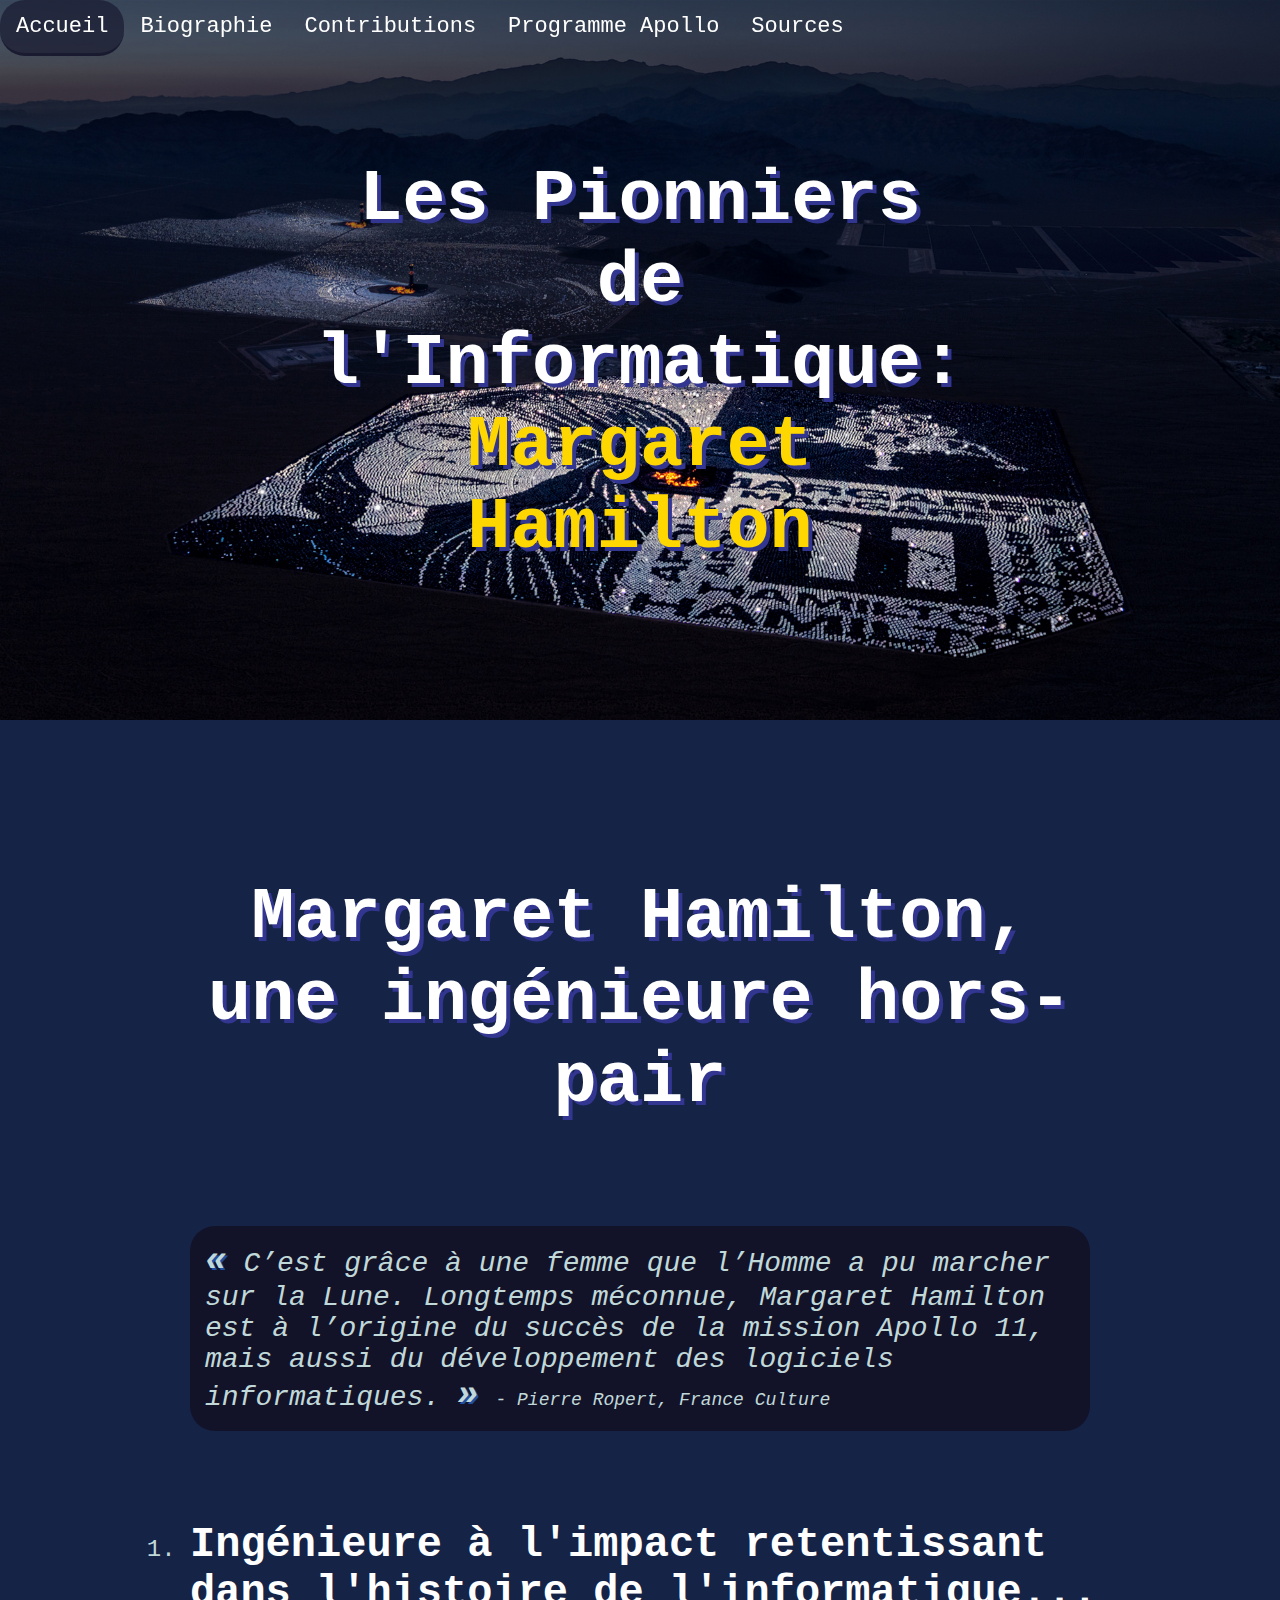
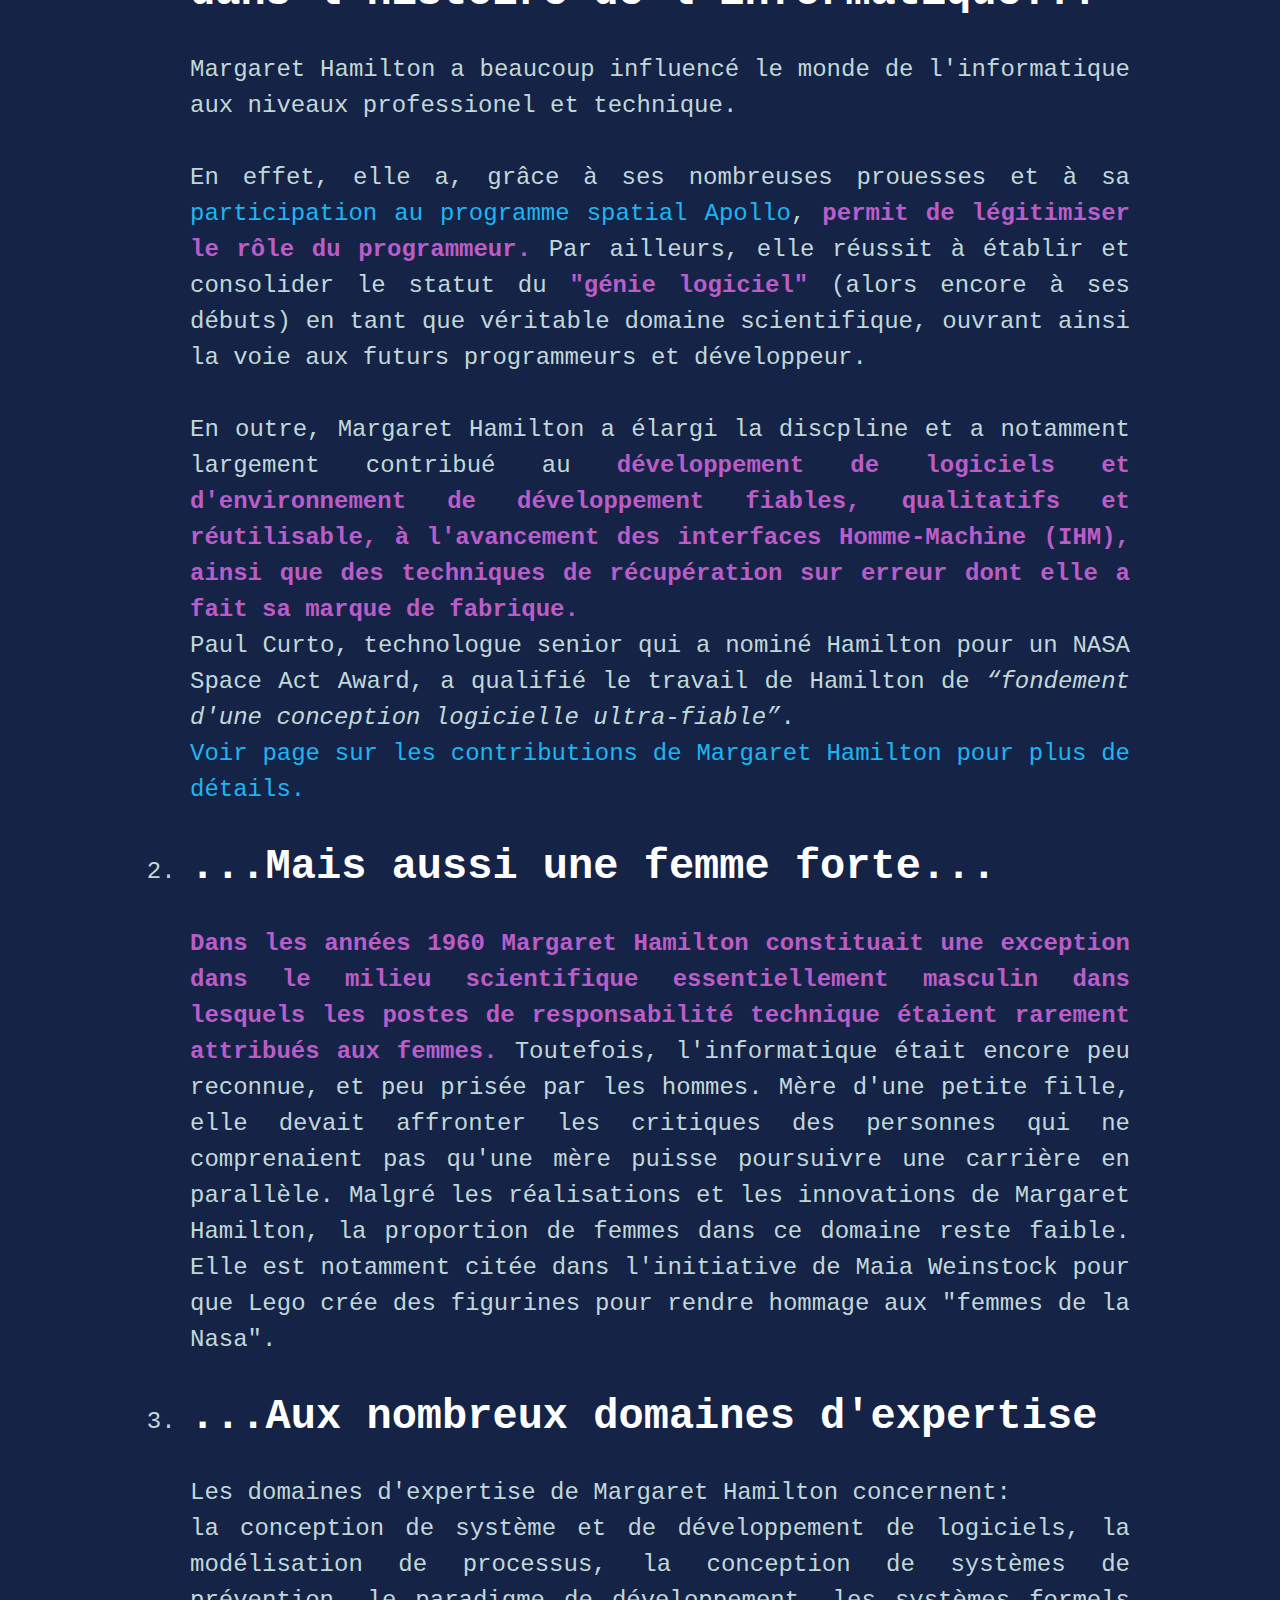
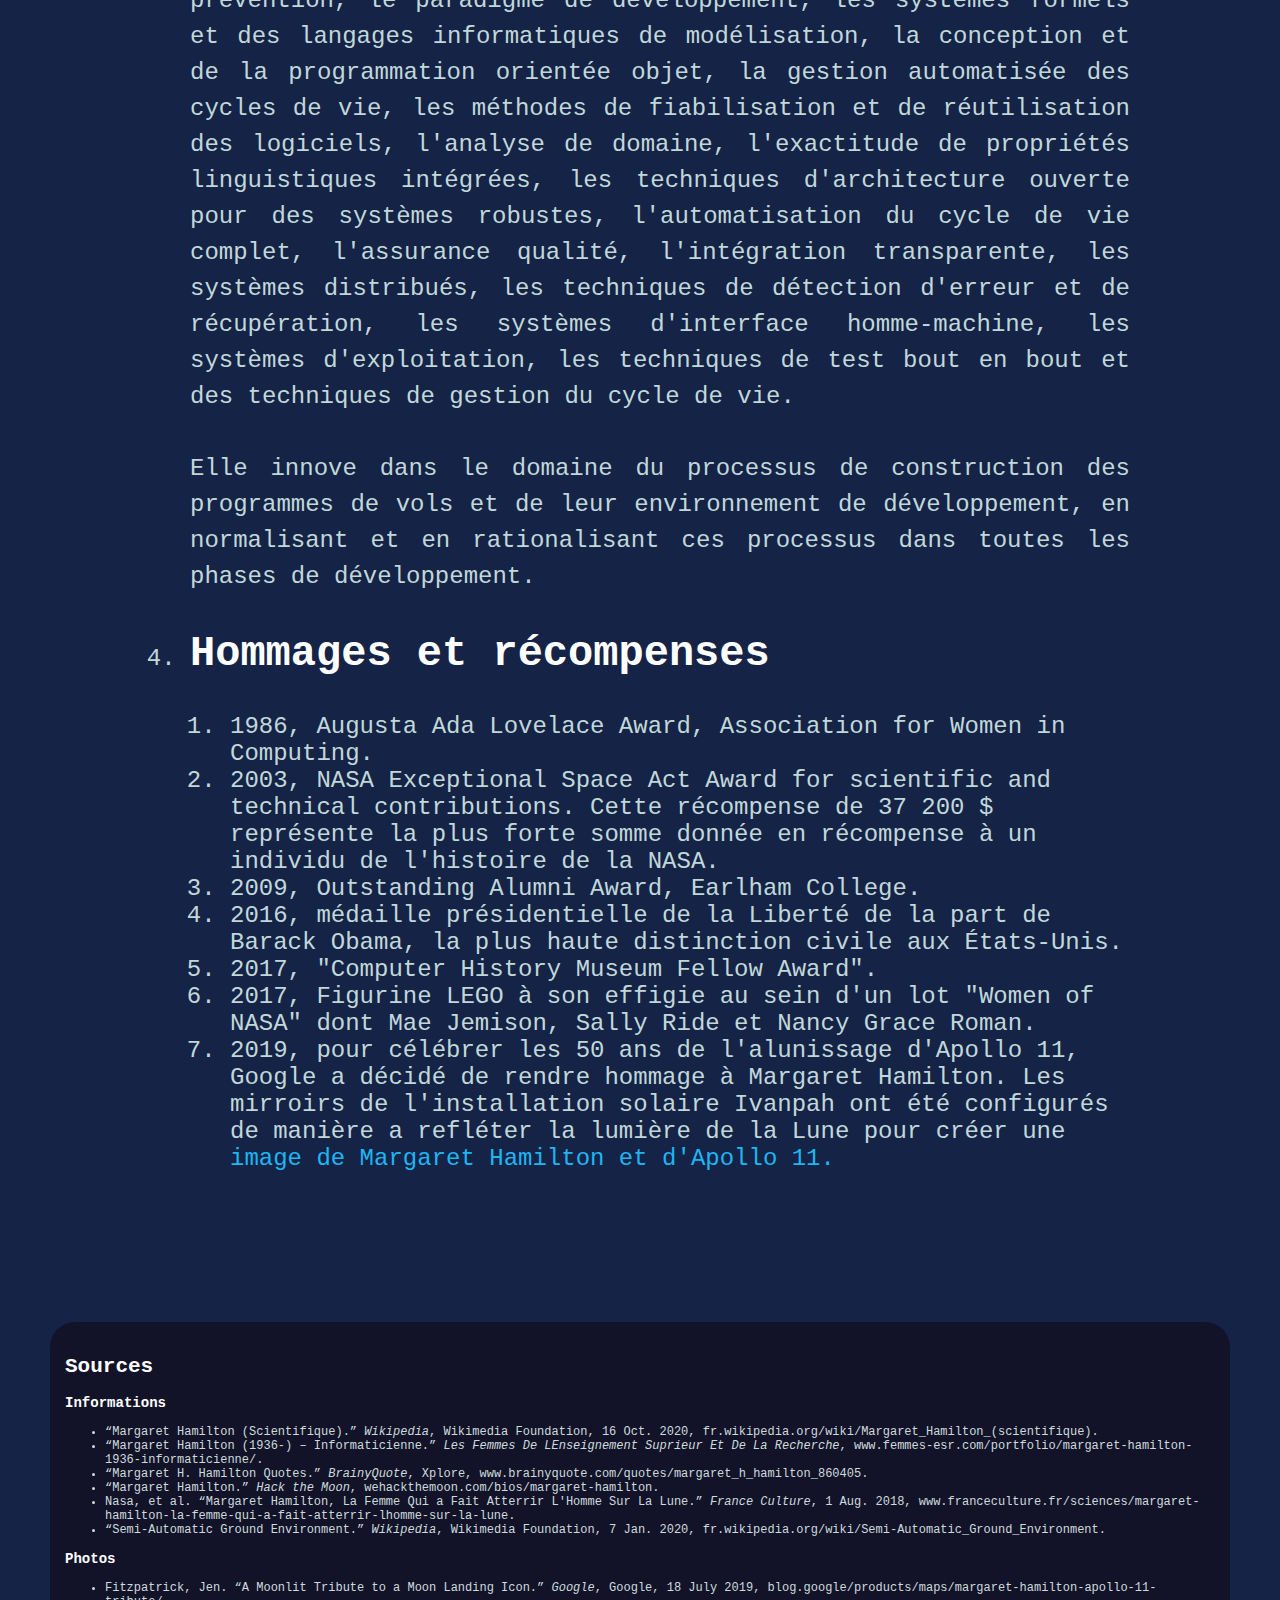
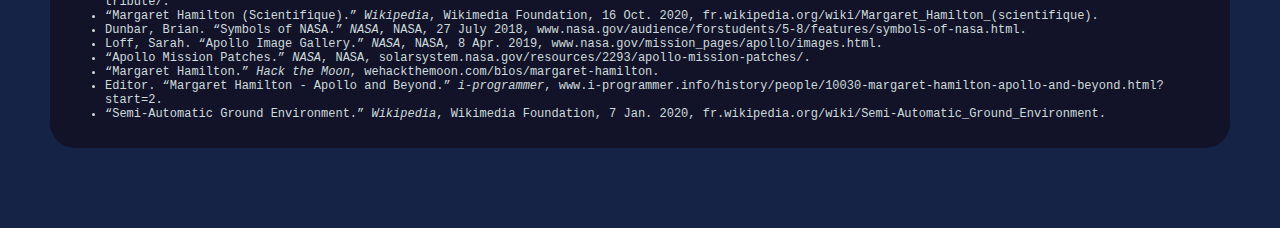
<file: index.html>
<!DOCTYPE html>
<html>
	<head>
		<meta charset="utf-8">
    <meta name="viewport" content="width=device-width">
		<title>Les Pionniers de l'Informatique: Margaret Hamilton</title>
		<link rel="icon" type="image/png" href="images/apollo_favicon.png"/>
    <link rel="stylesheet" href="styles/style.css">
    <script type="text/javascript" src="scripts/main.js"></script>
	</head>
	<body>
		<!-- Barre de navigation -->
		<div id="menu">
			<ul id="menu_list">
			  <li><a class="active" href="#front_page">Accueil</a></li>
			  <li><a href="biography.html#front_page">Biographie</a></li>
			  <li><a href="contributions.html#front_page">Contributions</a></li>
				<li><a href="apollo.html#front_page">Programme Apollo</a></li>
				<li><a href="index.html#sources">Sources</a></li>
			<ul>
		</div>
		<div id="front_page">
			<a href="https://blog.google/products/maps/margaret-hamilton-apollo-11-tribute/">
				<img src="images/Margaret_Hamilton_tribute.jpg" alt="Margaret Hamilton Tribute" style="width: 100%;">
			</a>
			<div id="main_title">
				<h1>Les Pionniers de l'Informatique:<br> <span style="color: gold">Margaret Hamilton</span></h1>
			</div>
		</div>
		<div style="margin: 150px">
			<h1>Margaret Hamilton, <br>une ingénieure hors-pair</h1>

			<br>
			<blockquote class="box">
				<span class="big_quotes">&laquo</span>
				C’est grâce à une femme que l’Homme a pu marcher sur la Lune. Longtemps méconnue, Margaret Hamilton est à l’origine du succès de la mission Apollo 11, mais aussi du développement des logiciels informatiques.
				<span class="big_quotes">&raquo</span>
				<i style="font-size: 18px;">- Pierre Ropert, France Culture</i>
			</blockquote>
			<br>
			<ol>
				<li>
					<h2>Ingénieure à l'impact retentissant dans l'histoire de l'informatique...</h2>
					<p>
						Margaret Hamilton a beaucoup influencé le monde de l'informatique aux niveaux professionel et technique.
						<br>
						<br>
						En effet, elle a, grâce à ses nombreuses prouesses et à sa <a href="apollo.html#front_page"><span>participation au programme spatial Apollo</span></a>, <strong>permit de légitimiser le rôle du programmeur.</strong>
						Par ailleurs, elle réussit à établir et consolider le statut du <strong>"génie logiciel"</strong> (alors encore à ses débuts) en tant que véritable domaine scientifique, ouvrant ainsi la voie aux futurs programmeurs et développeur.
						<br>
						<br>
						En outre, Margaret Hamilton a élargi la discpline et a notamment largement contribué au <strong>développement de logiciels et d'environnement de développement fiables, qualitatifs et réutilisable,
						à l'avancement des interfaces Homme-Machine (IHM), ainsi que des techniques de récupération sur erreur dont elle a fait sa marque de fabrique.</strong>
						<br>
						Paul Curto, technologue senior qui a nominé Hamilton pour un NASA Space Act Award, a qualifié le travail de Hamilton de <q>fondement d'une conception logicielle ultra-fiable</q>.
						<br>
						<a href="contributions.html#front_page"><span>Voir page sur les contributions de Margaret Hamilton pour plus de détails.</span></a>
					</p>
				</li>
				<li>
					<h2>...Mais aussi une femme forte...</h2>
					<p>
						<strong>Dans les années 1960 Margaret Hamilton constituait une exception dans le milieu scientifique essentiellement masculin dans lesquels les postes de responsabilité technique étaient rarement attribués aux femmes.</strong>
						Toutefois, l'informatique était encore peu reconnue, et peu prisée par les hommes.
						Mère d'une petite fille, elle devait affronter les critiques des personnes qui ne comprenaient pas qu'une mère puisse poursuivre une carrière en parallèle.
						Malgré les réalisations et les innovations de Margaret Hamilton, la proportion de femmes dans ce domaine reste faible.
						Elle est notamment citée dans l'initiative de Maia Weinstock pour que Lego crée des figurines pour rendre hommage aux "femmes de la Nasa".
					</p>
				</li>
				<li>
					<h2>...Aux nombreux domaines d'expertise</h2>
					<p>
						Les domaines d'expertise de Margaret Hamilton concernent:
						<br>
						la conception de système et de développement de logiciels, la modélisation de processus,
						la conception de systèmes de prévention, le paradigme de développement, les systèmes formels et des langages informatiques de modélisation, la conception et de la programmation orientée objet,
						la gestion automatisée des cycles de vie, les méthodes de fiabilisation et de réutilisation des logiciels, l'analyse de domaine, l'exactitude de propriétés linguistiques intégrées,
						les techniques d'architecture ouverte pour des systèmes robustes, l'automatisation du cycle de vie complet, l'assurance qualité, l'intégration transparente, les systèmes distribués,
						les techniques de détection d'erreur et de récupération, les systèmes d'interface homme-machine, les systèmes d'exploitation, les techniques de test bout en bout et des techniques de gestion du cycle de vie.
						<br>
						<br>
						Elle innove dans le domaine du processus de construction des programmes de vols et de leur environnement de développement, en normalisant et en rationalisant ces processus dans toutes les phases de développement.
				</li>
				<li>
					<h2>Hommages et récompenses</h2>
					<ol>
						<li>1986, Augusta Ada Lovelace Award, Association for Women in Computing.</li>
						<li>2003, NASA Exceptional Space Act Award for scientific and technical contributions. Cette récompense de 37 200 $ représente la plus forte somme donnée en récompense à un individu de l'histoire de la NASA.</li>
						<li>2009, Outstanding Alumni Award, Earlham College.</li>
						<li>2016, médaille présidentielle de la Liberté de la part de Barack Obama, la plus haute distinction civile aux États-Unis.</li>
						<li>2017, "Computer History Museum Fellow Award".</li>
						<li>2017, Figurine LEGO à son effigie au sein d'un lot "Women of NASA" dont Mae Jemison, Sally Ride et Nancy Grace Roman.</li>
						<li>2019, pour célébrer les 50 ans de l'alunissage d'Apollo 11, Google a décidé de rendre hommage à Margaret Hamilton. Les mirroirs de l'installation solaire Ivanpah ont été configurés de manière a refléter la lumière de la Lune pour créer une <a href="#front_page"><span>image de Margaret Hamilton et d'Apollo 11.</span></a></li>
					</ol>
				</li>
			</ol>

		</div>
		<div id="sources" class="box" style="margin: 50px">
			<h2>Sources</h2>
			<h3>Informations</h3>
			<ul>
				<a href="https://fr.wikipedia.org/wiki/Margaret_Hamilton_(scientifique)">
					<li>“Margaret Hamilton (Scientifique).” <i>Wikipedia</i>, Wikimedia Foundation, 16 Oct. 2020, fr.wikipedia.org/wiki/Margaret_Hamilton_(scientifique).</li>
				</a>
				<a href="https://www.femmes-esr.com/portfolio/margaret-hamilton-1936-informaticienne/">
					<li>“Margaret Hamilton (1936-) – Informaticienne.” <i>Les Femmes De LEnseignement Suprieur Et De La Recherche</i>, www.femmes-esr.com/portfolio/margaret-hamilton-1936-informaticienne/. </li>
				</a>
				<a href="https://www.brainyquote.com/quotes/margaret_h_hamilton_860405">
					<li>“Margaret H. Hamilton Quotes.” <i>BrainyQuote</i>, Xplore, www.brainyquote.com/quotes/margaret_h_hamilton_860405.</li>
				</a>
				<a href="https://www.wehackthemoon.com/bios/margaret-hamilton">
					<li>“Margaret Hamilton.” <i>Hack the Moon</i>, wehackthemoon.com/bios/margaret-hamilton.</li>
				</a>
				<a href="https://www.franceculture.fr/sciences/margaret-hamilton-la-femme-qui-a-fait-atterrir-lhomme-sur-la-lune">
					<li>Nasa, et al. “Margaret Hamilton, La Femme Qui a Fait Atterrir L'Homme Sur La Lune.” <i>France Culture</i>, 1 Aug. 2018, www.franceculture.fr/sciences/margaret-hamilton-la-femme-qui-a-fait-atterrir-lhomme-sur-la-lune.</li>
				</a>
				<a href="https://www.fr.wikipedia.org/wiki/Semi-Automatic_Ground_Environment">
					<li>“Semi-Automatic Ground Environment.” <i>Wikipedia</i>, Wikimedia Foundation, 7 Jan. 2020, fr.wikipedia.org/wiki/Semi-Automatic_Ground_Environment.</li>
				</a>
			</ul>
			<h3>Photos</h3>
			<ul>
				<a href="https://blog.google/products/maps/margaret-hamilton-apollo-11-tribute/">
					<li>Fitzpatrick, Jen. “A Moonlit Tribute to a Moon Landing Icon.” <i>Google</i>, Google, 18 July 2019, blog.google/products/maps/margaret-hamilton-apollo-11-tribute/.</li>
				</a>
				<a href="https://fr.wikipedia.org/wiki/Margaret_Hamilton_(scientifique)">
					<li>“Margaret Hamilton (Scientifique).” <i>Wikipedia</i>, Wikimedia Foundation, 16 Oct. 2020, fr.wikipedia.org/wiki/Margaret_Hamilton_(scientifique).</li>
				</a>
				<a href="https://www.nasa.gov/audience/forstudents/5-8/features/symbols-of-nasa.html">
					<li>Dunbar, Brian. “Symbols of NASA.” <i>NASA</i>, NASA, 27 July 2018, www.nasa.gov/audience/forstudents/5-8/features/symbols-of-nasa.html.</li>
				</a>
				<a href="https://www.nasa.gov/mission_pages/apollo/images.html">
					<li>Loff, Sarah. “Apollo Image Gallery.” <i>NASA</i>, NASA, 8 Apr. 2019, www.nasa.gov/mission_pages/apollo/images.html.</li>
				</a>
				<a href="https://solarsystem.nasa.gov/resources/2293/apollo-mission-patches/">
					<li>“Apollo Mission Patches.” <i>NASA</i>, NASA, solarsystem.nasa.gov/resources/2293/apollo-mission-patches/.</li>
				</a>
				<a href="https://www.wehackthemoon.com/bios/margaret-hamilton">
					<li>“Margaret Hamilton.” <i>Hack the Moon</i>, wehackthemoon.com/bios/margaret-hamilton.</li>
				</a>
				<a href="https://www.i-programmer.info/history/people/10030-margaret-hamilton-apollo-and-beyond.html?start=2">
					<li>Editor. “Margaret Hamilton - Apollo and Beyond.” <i>i-programmer</i>, www.i-programmer.info/history/people/10030-margaret-hamilton-apollo-and-beyond.html?start=2.</li>
				</a>
				<a href="https://www.fr.wikipedia.org/wiki/Semi-Automatic_Ground_Environment">
					<li>“Semi-Automatic Ground Environment.” <i>Wikipedia</i>, Wikimedia Foundation, 7 Jan. 2020, fr.wikipedia.org/wiki/Semi-Automatic_Ground_Environment.</li>
				</a>
			</ul>
		</div>
	</body>
</html>
</file>
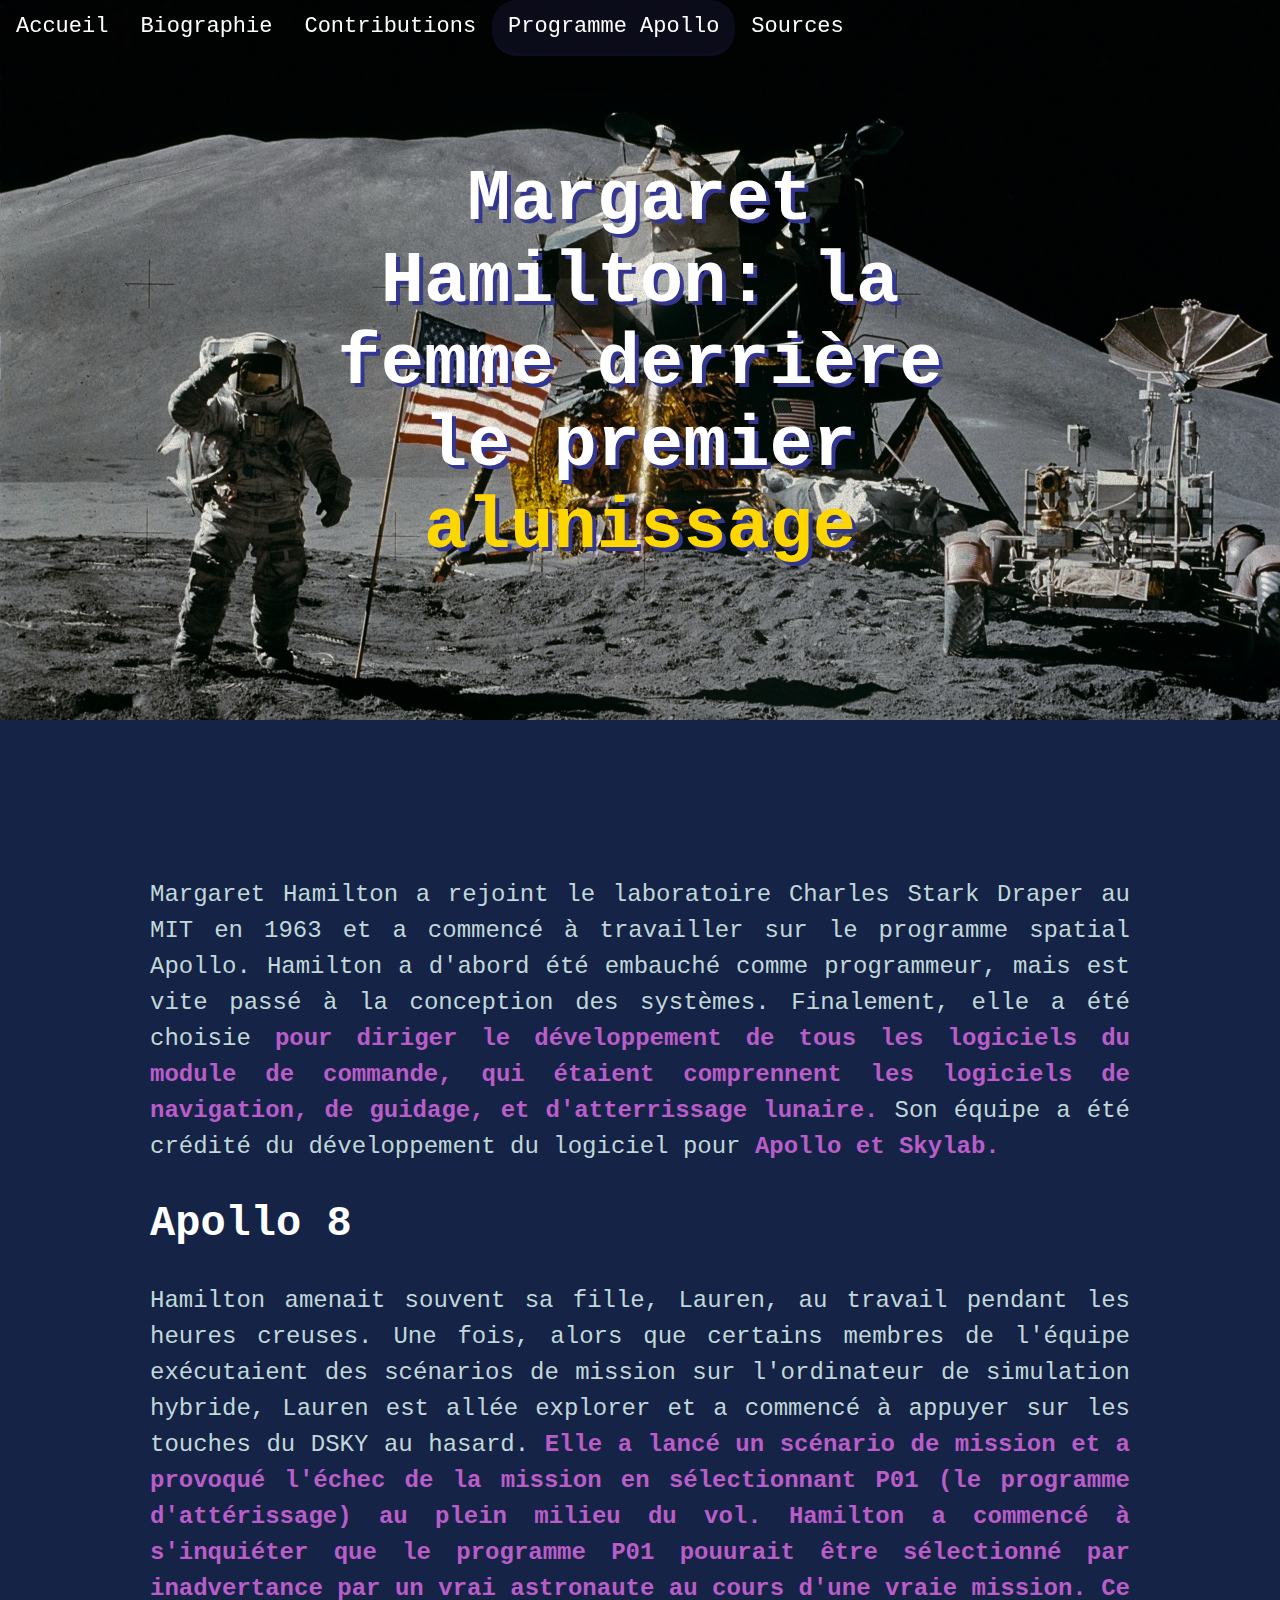
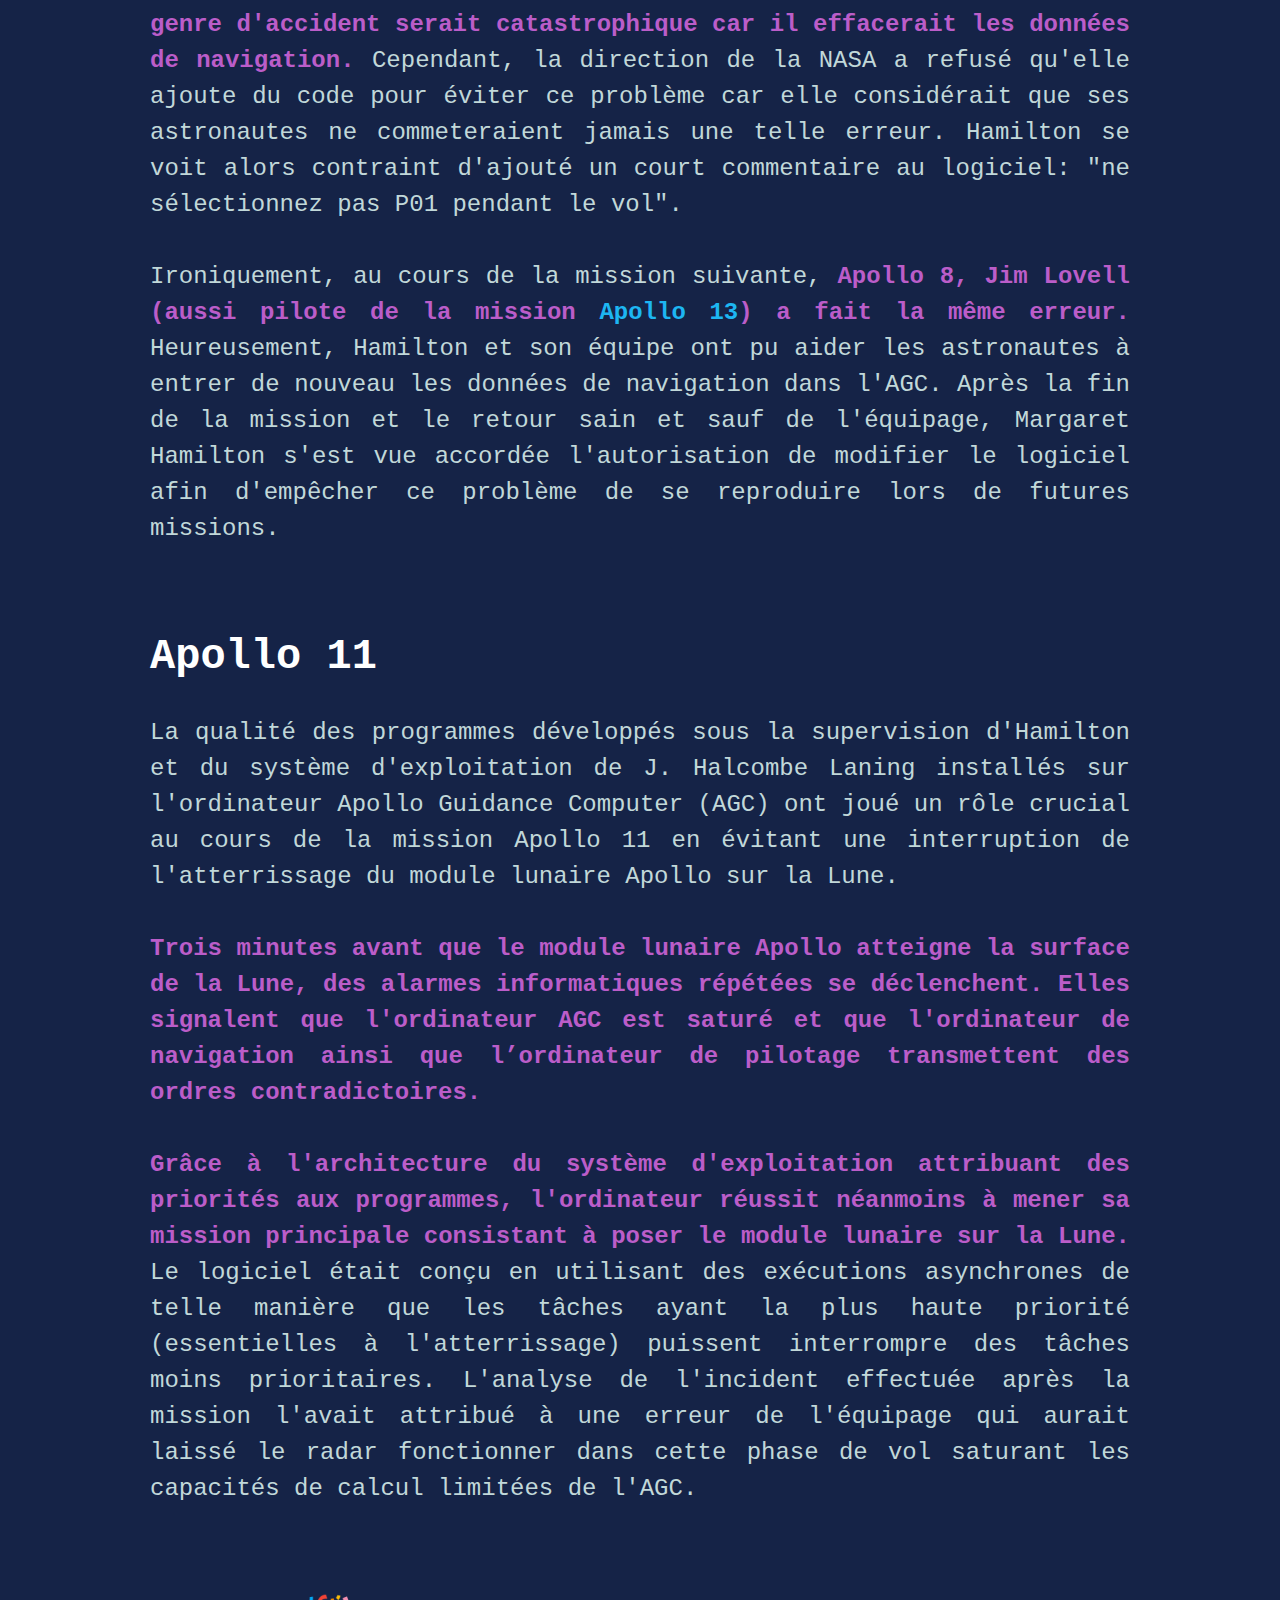
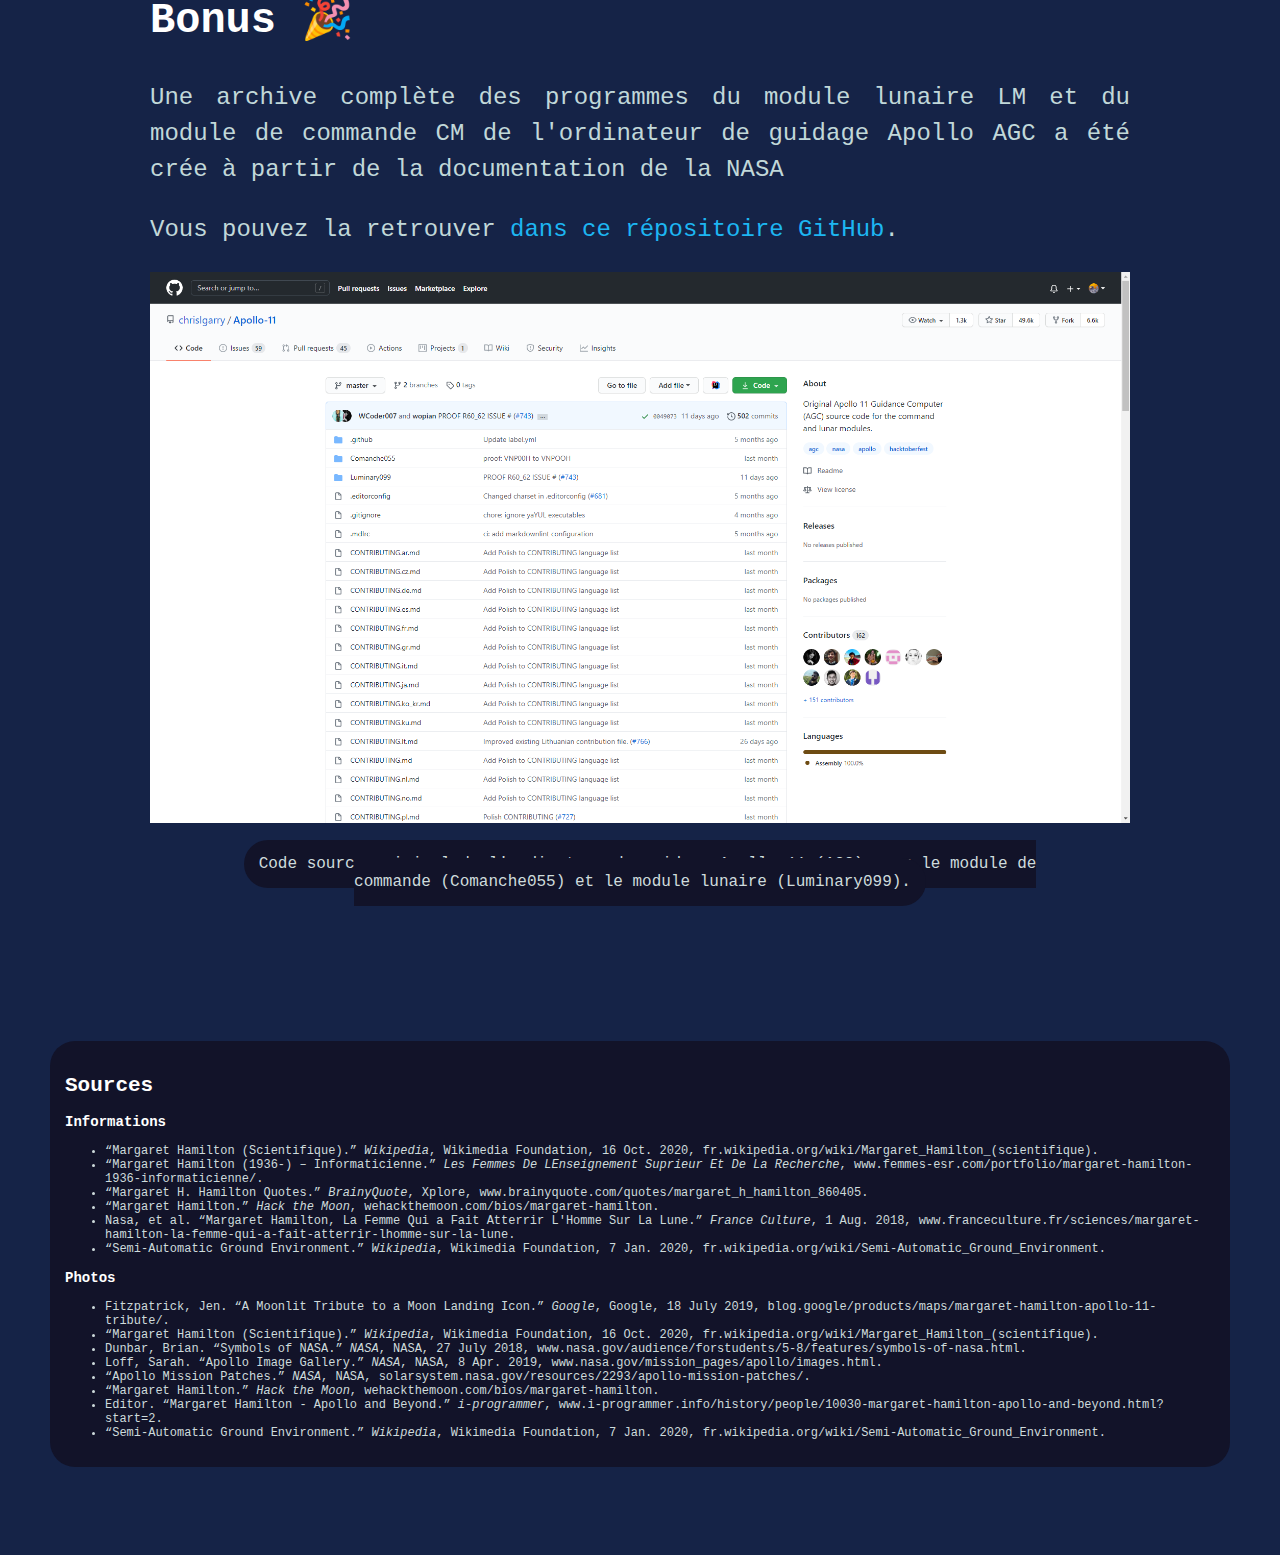
<file: apollo.html>
<!DOCTYPE html>
<html>
	<head>
		<meta charset="utf-8">
    <meta name="viewport" content="width=device-width">
		<title>Les Pionniers de l'Informatique: Margaret Hamilton</title>
		<link rel="icon" type="image/png" href="images/apollo_favicon.png"/>
    <link rel="stylesheet" href="styles/style.css">
    <script type="text/javascript" src="scripts/main.js"></script>
	</head>
	<body>
		<!-- Barre de navigation -->
		<div id="menu">
			<ul id="menu_list">
			  <li><a href="index.html#front_page">Accueil</a></li>
			  <li><a href="biography.html#front_page">Biographie</a></li>
			  <li><a href="contributions.html#front_page">Contributions</a></li>
				<li><a class="active"  href="#front_page">Programme Apollo</a></li>
				<li><a href="index.html#sources">Sources</a></li>
			<ul>
		</div>
		<div id="front_page">
			<img src="images/apollo_landing.png" alt="Apollo Landing" style="width: 100%;">
			<div id="main_title">
				<h1>Margaret Hamilton: la femme derrière le premier<br> <span style="color: gold">alunissage</span></h1>
			</div>
		</div>
		<div style="margin: 150px">
			<p>
				Margaret Hamilton a rejoint le laboratoire Charles Stark Draper au MIT en 1963 et a commencé à travailler sur le programme spatial Apollo.
				Hamilton a d'abord été embauché comme programmeur, mais est vite passé à la conception des systèmes.
				Finalement, elle a été choisie <strong>pour diriger le développement de tous les logiciels du module de commande, qui étaient comprennent les logiciels de navigation, de guidage, et d'atterrissage lunaire.</strong>
				Son équipe a été crédité du développement du logiciel pour <strong>Apollo et Skylab.</strong>
			</p>
			<h2>Apollo 8</h2>
			<p>
				Hamilton amenait souvent sa fille, Lauren, au travail pendant les heures creuses.
				Une fois, alors que certains membres de l'équipe exécutaient des scénarios de mission sur l'ordinateur de simulation hybride, Lauren est allée explorer et a commencé à appuyer sur les touches du DSKY au hasard.
				<strong>Elle a lancé un scénario de mission et a provoqué l'échec de la mission en sélectionnant P01 (le programme d'attérissage) au plein milieu du vol. Hamilton a commencé à s'inquiéter que le programme P01 pouurait être sélectionné par inadvertance par un vrai astronaute au cours d'une vraie mission.
				Ce genre d'accident serait catastrophique car il effacerait les données de navigation.</strong>
				Cependant, la direction de la NASA a refusé qu'elle ajoute du code pour éviter ce problème car elle considérait que ses astronautes ne commeteraient jamais une telle erreur.
				Hamilton se voit alors contraint d'ajouté un court commentaire au logiciel: "ne sélectionnez pas P01 pendant le vol".
				<br>
				<br>
				Ironiquement, au cours de la mission suivante, <strong>Apollo 8, Jim Lovell (aussi pilote de la mission <a href="https://fr.wikipedia.org/wiki/Apollo_13"><span>Apollo 13</span></a>) a fait la même erreur.</strong>
				Heureusement, Hamilton et son équipe ont pu aider les astronautes à entrer de nouveau les données de navigation dans l'AGC.
				Après la fin de la mission et le retour sain et sauf de l'équipage, Margaret Hamilton s'est vue accordée l'autorisation de modifier le logiciel afin d'empêcher ce problème de se reproduire lors de futures missions.
			</p>
			<br>
			<h2>Apollo 11</h2>
			<p>
				La qualité des programmes développés sous la supervision d'Hamilton et du système d'exploitation de J. Halcombe Laning installés sur l'ordinateur Apollo Guidance Computer (AGC) ont joué un rôle crucial au cours de la mission Apollo 11 en évitant une interruption de l'atterrissage du module lunaire Apollo sur la Lune.
				<br>
				<br>
				<strong>Trois minutes avant que le module lunaire Apollo atteigne la surface de la Lune, des alarmes informatiques répétées se déclenchent. Elles signalent que l'ordinateur AGC est saturé et que l'ordinateur de navigation ainsi que l’ordinateur de pilotage transmettent des ordres contradictoires.</strong>
				<br>
				<br>
				<strong>Grâce à l'architecture du système d'exploitation attribuant des priorités aux programmes, l'ordinateur réussit néanmoins à mener sa mission principale consistant à poser le module lunaire sur la Lune.</strong>
				Le logiciel était conçu en utilisant des exécutions asynchrones de telle manière que les tâches ayant la plus haute priorité (essentielles à l'atterrissage) puissent interrompre des tâches moins prioritaires.
				L'analyse de l'incident effectuée après la mission l'avait attribué à une erreur de l'équipage qui aurait laissé le radar fonctionner dans cette phase de vol saturant les capacités de calcul limitées de l'AGC.
			</p>
			<br>
			<h2>Bonus &#127881</h2>
			<p>Une archive complète des programmes du module lunaire LM et du module de commande CM de l'ordinateur de guidage Apollo AGC a été crée à partir de la documentation de la NASA</p>
			<p>Vous pouvez la retrouver <a href="https://github.com/chrislgarry/Apollo-11"><span>dans ce répositoire GitHub</span></a>.</p>
			<a href="https://github.com/chrislgarry/Apollo-11">
				<img src="images/Apollo-GitHub.png" style="width: 100%;">
				<figcaption class="underline_elem"><span class="box">Code source original de l'ordinateur de guidage Apollo 11 (AGC) pour le module de commande (Comanche055) et le module lunaire (Luminary099).</span></figcaption>
			</a>
		</div>
		<div id="sources" class="box" style="margin: 50px">
			<h2>Sources</h2>
			<h3>Informations</h3>
			<ul>
				<a href="https://fr.wikipedia.org/wiki/Margaret_Hamilton_(scientifique)">
					<li>“Margaret Hamilton (Scientifique).” <i>Wikipedia</i>, Wikimedia Foundation, 16 Oct. 2020, fr.wikipedia.org/wiki/Margaret_Hamilton_(scientifique).</li>
				</a>
				<a href="https://www.femmes-esr.com/portfolio/margaret-hamilton-1936-informaticienne/">
					<li>“Margaret Hamilton (1936-) – Informaticienne.” <i>Les Femmes De LEnseignement Suprieur Et De La Recherche</i>, www.femmes-esr.com/portfolio/margaret-hamilton-1936-informaticienne/. </li>
				</a>
				<a href="https://www.brainyquote.com/quotes/margaret_h_hamilton_860405">
					<li>“Margaret H. Hamilton Quotes.” <i>BrainyQuote</i>, Xplore, www.brainyquote.com/quotes/margaret_h_hamilton_860405.</li>
				</a>
				<a href="https://www.wehackthemoon.com/bios/margaret-hamilton">
					<li>“Margaret Hamilton.” <i>Hack the Moon</i>, wehackthemoon.com/bios/margaret-hamilton.</li>
				</a>
				<a href="https://www.franceculture.fr/sciences/margaret-hamilton-la-femme-qui-a-fait-atterrir-lhomme-sur-la-lune">
					<li>Nasa, et al. “Margaret Hamilton, La Femme Qui a Fait Atterrir L'Homme Sur La Lune.” <i>France Culture</i>, 1 Aug. 2018, www.franceculture.fr/sciences/margaret-hamilton-la-femme-qui-a-fait-atterrir-lhomme-sur-la-lune.</li>
				</a>
				<a href="https://www.fr.wikipedia.org/wiki/Semi-Automatic_Ground_Environment">
					<li>“Semi-Automatic Ground Environment.” <i>Wikipedia</i>, Wikimedia Foundation, 7 Jan. 2020, fr.wikipedia.org/wiki/Semi-Automatic_Ground_Environment.</li>
				</a>
			</ul>
			<h3>Photos</h3>
			<ul>
				<a href="https://blog.google/products/maps/margaret-hamilton-apollo-11-tribute/">
					<li>Fitzpatrick, Jen. “A Moonlit Tribute to a Moon Landing Icon.” <i>Google</i>, Google, 18 July 2019, blog.google/products/maps/margaret-hamilton-apollo-11-tribute/.</li>
				</a>
				<a href="https://fr.wikipedia.org/wiki/Margaret_Hamilton_(scientifique)">
					<li>“Margaret Hamilton (Scientifique).” <i>Wikipedia</i>, Wikimedia Foundation, 16 Oct. 2020, fr.wikipedia.org/wiki/Margaret_Hamilton_(scientifique).</li>
				</a>
				<a href="https://www.nasa.gov/audience/forstudents/5-8/features/symbols-of-nasa.html">
					<li>Dunbar, Brian. “Symbols of NASA.” <i>NASA</i>, NASA, 27 July 2018, www.nasa.gov/audience/forstudents/5-8/features/symbols-of-nasa.html.</li>
				</a>
				<a href="https://www.nasa.gov/mission_pages/apollo/images.html">
					<li>Loff, Sarah. “Apollo Image Gallery.” <i>NASA</i>, NASA, 8 Apr. 2019, www.nasa.gov/mission_pages/apollo/images.html.</li>
				</a>
				<a href="https://solarsystem.nasa.gov/resources/2293/apollo-mission-patches/">
					<li>“Apollo Mission Patches.” <i>NASA</i>, NASA, solarsystem.nasa.gov/resources/2293/apollo-mission-patches/.</li>
				</a>
				<a href="https://www.wehackthemoon.com/bios/margaret-hamilton">
					<li>“Margaret Hamilton.” <i>Hack the Moon</i>, wehackthemoon.com/bios/margaret-hamilton.</li>
				</a>
				<a href="https://www.i-programmer.info/history/people/10030-margaret-hamilton-apollo-and-beyond.html?start=2">
					<li>Editor. “Margaret Hamilton - Apollo and Beyond.” <i>i-programmer</i>, www.i-programmer.info/history/people/10030-margaret-hamilton-apollo-and-beyond.html?start=2.</li>
				</a>
				<a href="https://www.fr.wikipedia.org/wiki/Semi-Automatic_Ground_Environment">
					<li>“Semi-Automatic Ground Environment.” <i>Wikipedia</i>, Wikimedia Foundation, 7 Jan. 2020, fr.wikipedia.org/wiki/Semi-Automatic_Ground_Environment.</li>
				</a>
			</ul>
		</div>
	</body>
</html>
</file>
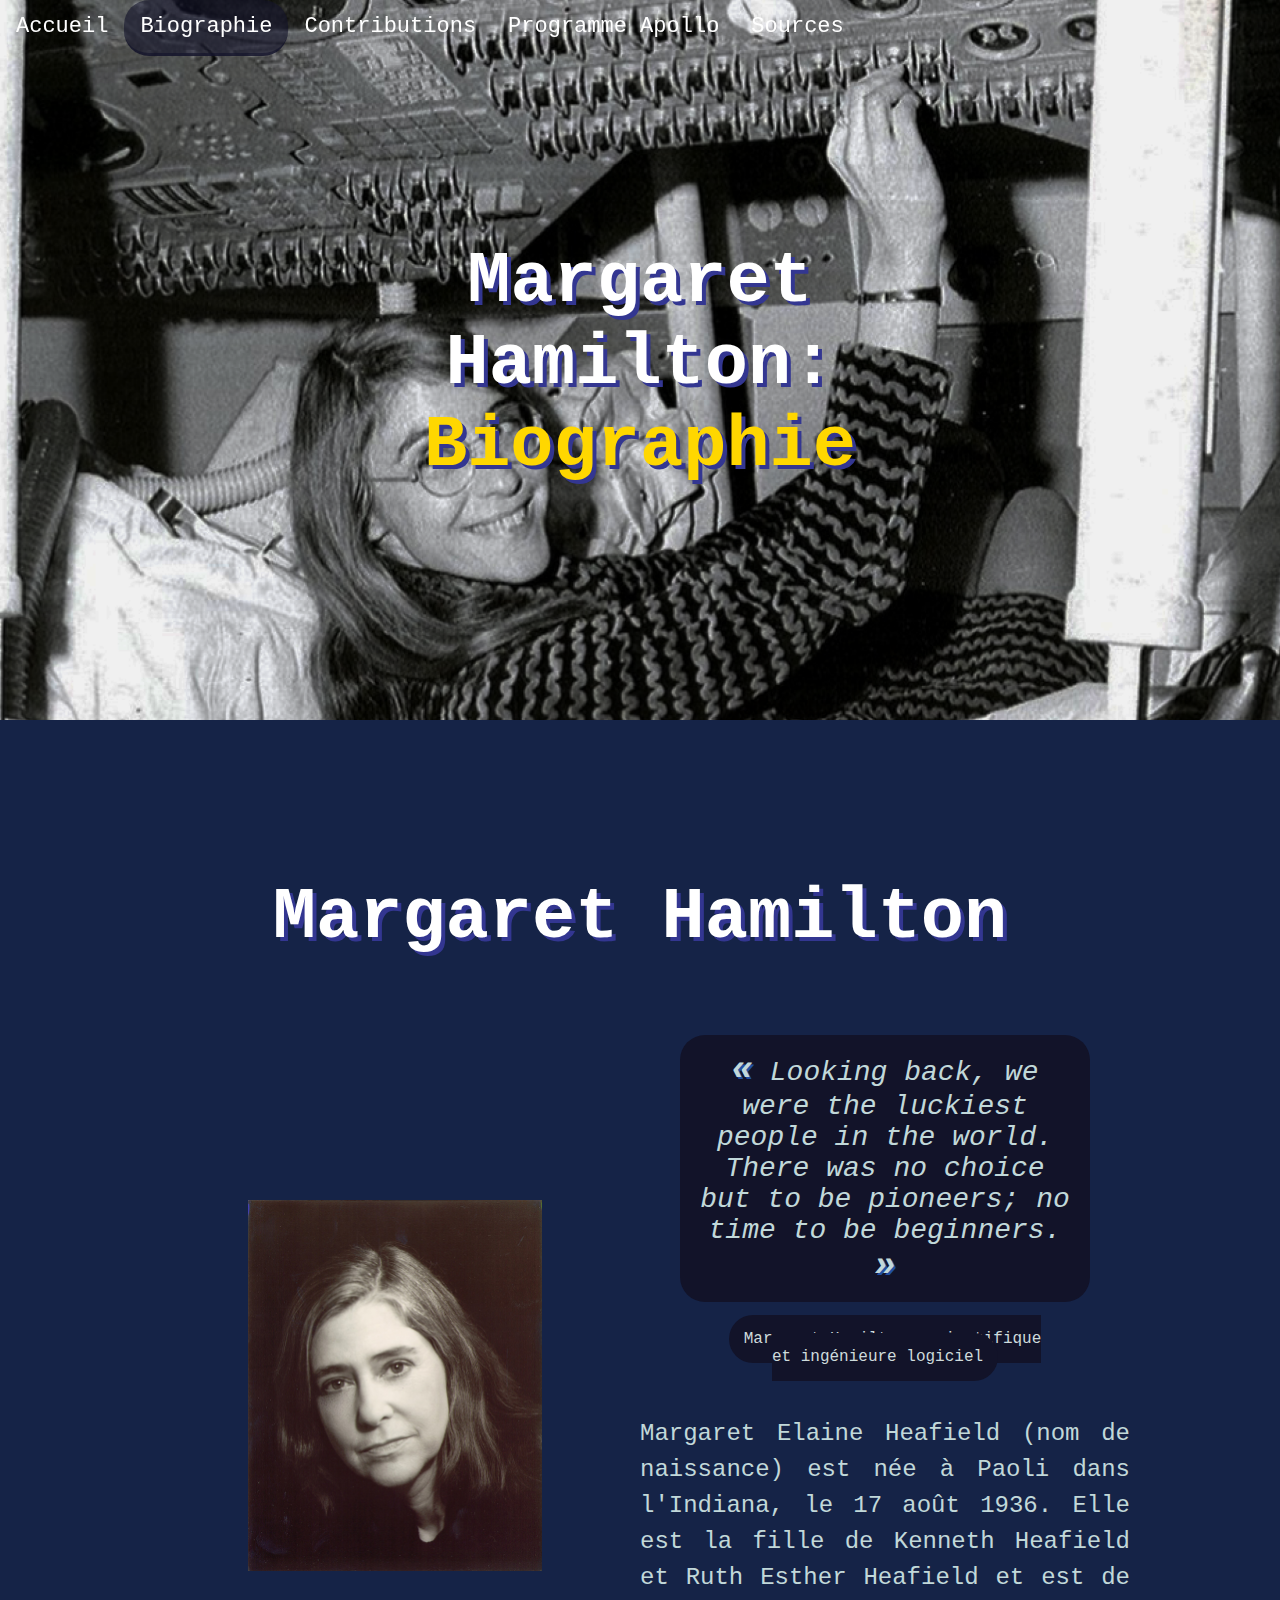
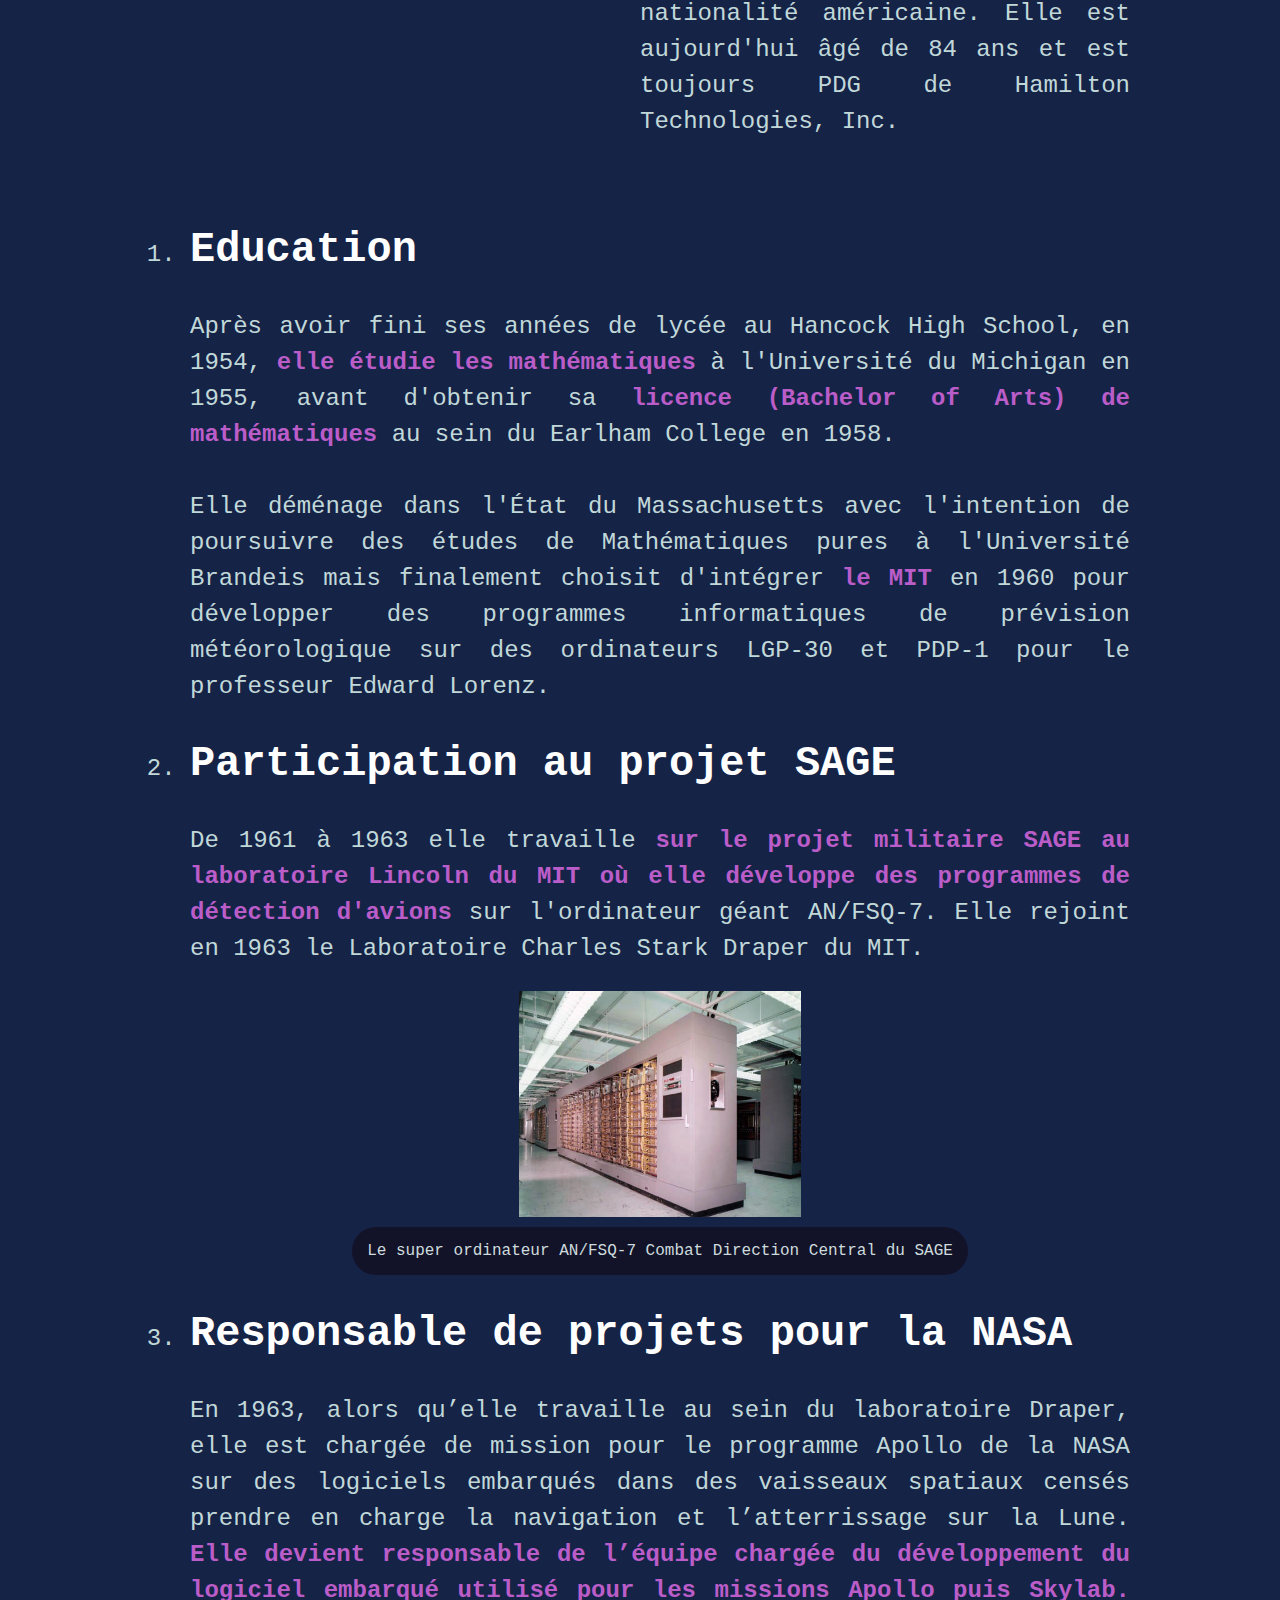
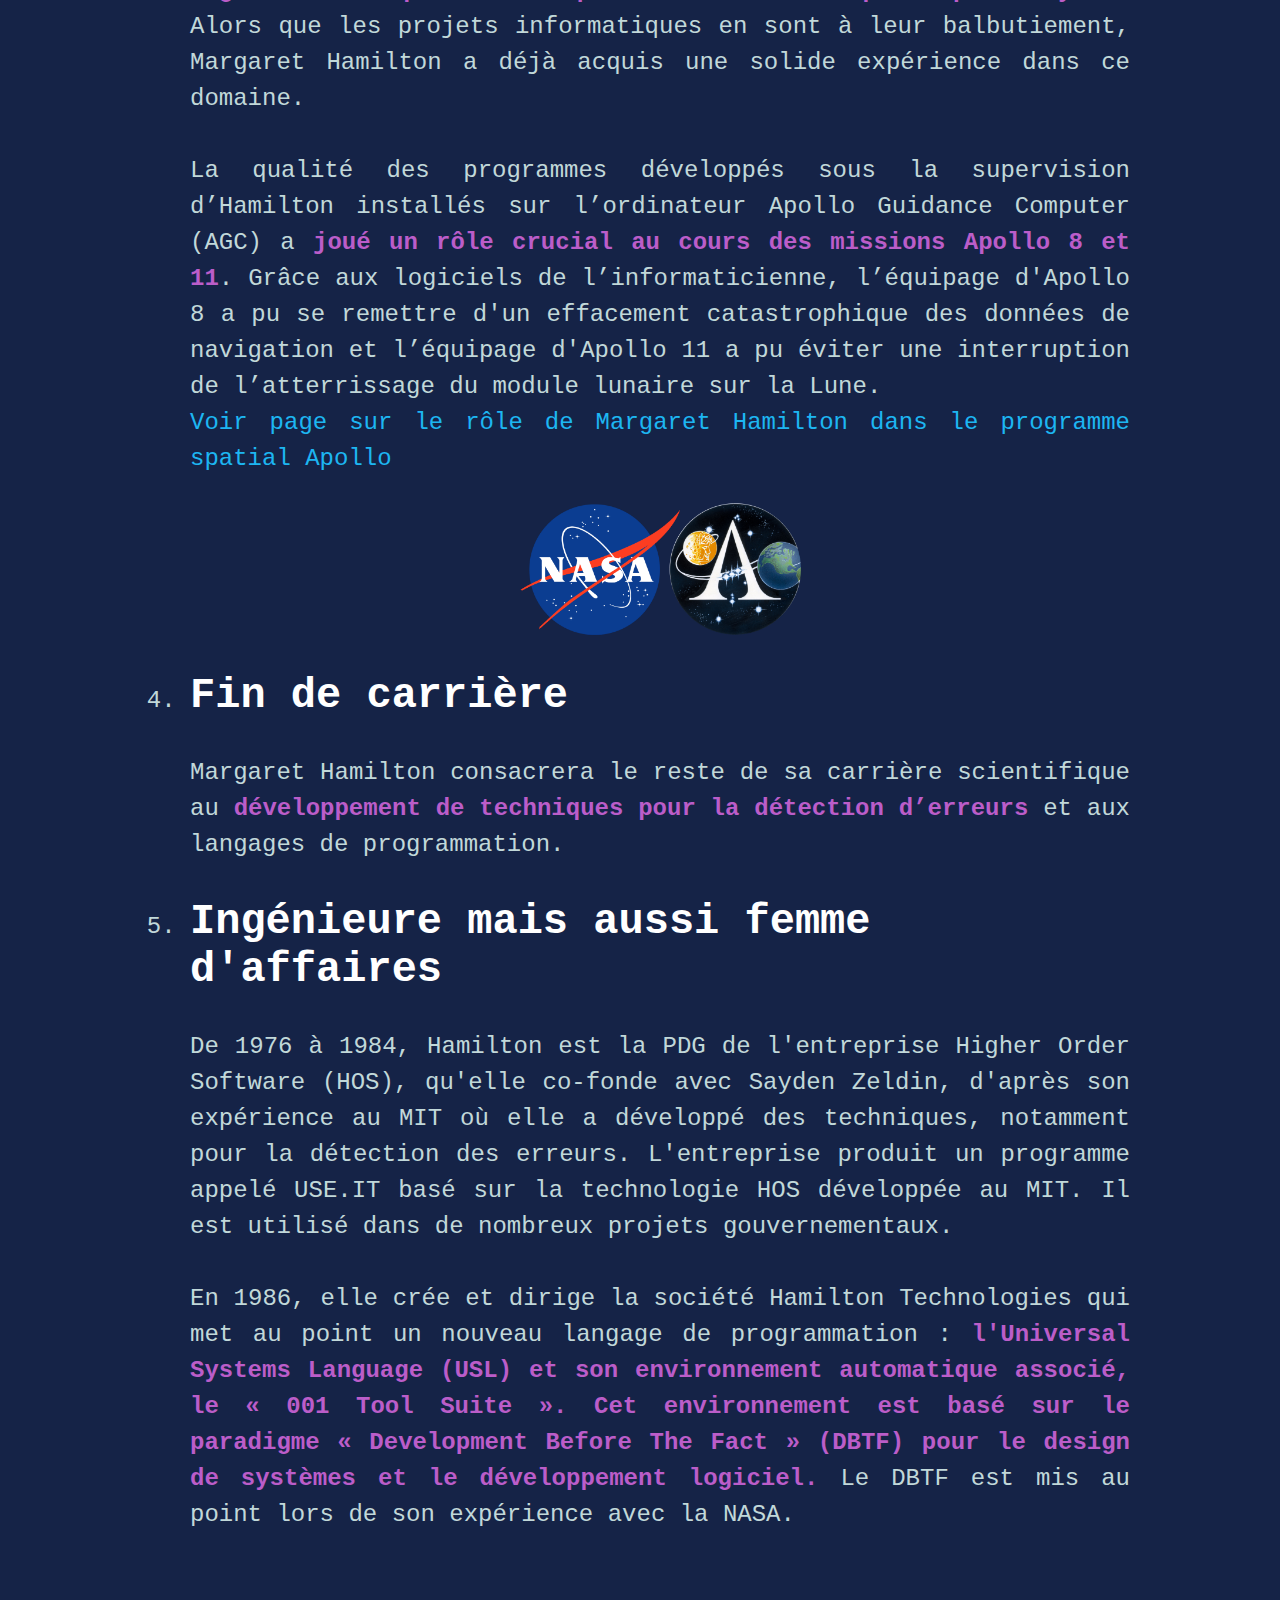
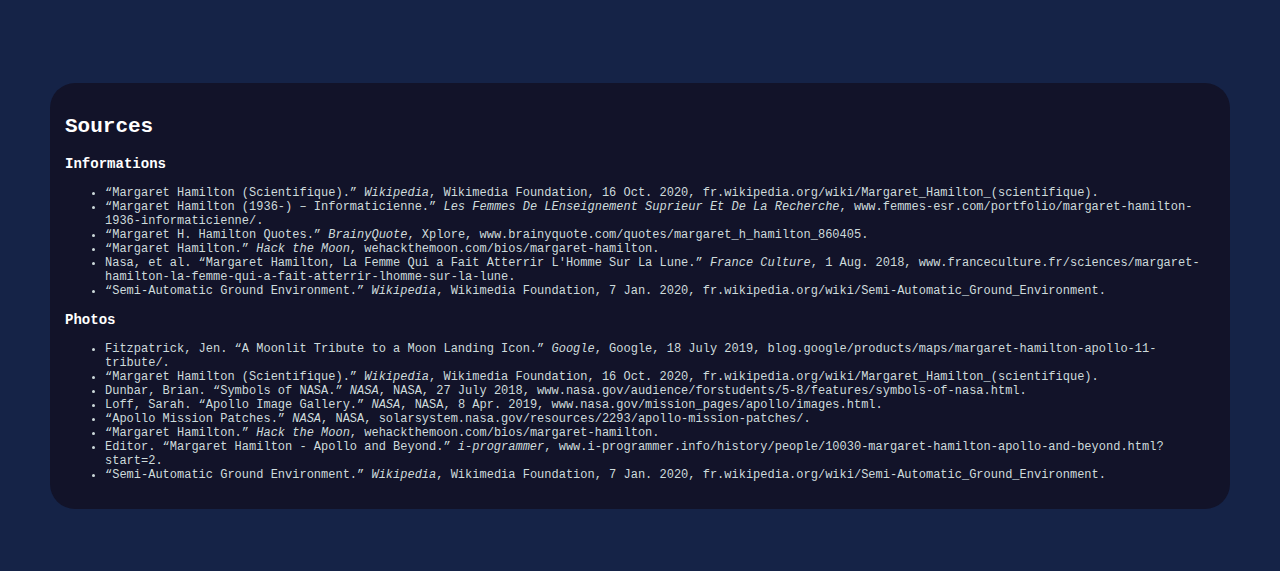
<file: biography.html>
<!DOCTYPE html>
<html>
	<head>
		<meta charset="utf-8">
    <meta name="viewport" content="width=device-width">
		<title>Les Pionniers de l'Informatique: Margaret Hamilton</title>
		<link rel="icon" type="image/png" href="images/apollo_favicon.png"/>
    <link rel="stylesheet" href="styles/style.css">
    <script type="text/javascript" src="scripts/main.js"></script>
	</head>
	<body>
		<!-- Barre de navigation -->
		<div id="menu">
			<ul id="menu_list">
			  <li><a href="index.html#front_page">Accueil</a></li>
			  <li><a class="active" href="#front_page">Biographie</a></li>
			  <li><a href="contributions.html#front_page">Contributions</a></li>
				<li><a href="apollo.html#front_page">Programme Apollo</a></li>
				<li><a href="index.html#sources">Sources</a></li>
			<ul>
		</div>
		<div id="front_page">
			<img src="images/Margaret_Hamilton_in_action.png" alt="Margaret Hamilton" style="width: 100%;">
			<div id="main_title">
				<h1> Margaret Hamilton: <br> <span style="color: gold;">Biographie </span> </h1>
			</div>
		</div>
		<div style="margin: 150px">

			<h1> Margaret Hamilton </h1>

			<div class="flex-container">
			  <div class="flex-child">
					<a href="https://fr.wikipedia.org/wiki/Margaret_Hamilton_(scientifique)">
						<img src="images/portrait.jpg" alt="Portrait" class="center" style="width: 60%;">
					</a>
			  </div>
			  <div class="flex-child">
					<blockquote class="box">
						<span class="big_quotes">&laquo</span>
						Looking back, we were the luckiest people in the world. There was no choice but to be pioneers; no time to be beginners.
						<span class="big_quotes">&raquo</span>
					</blockquote>
					<a href="https://fr.wikipedia.org/wiki/Margaret_Hamilton_(scientifique)">
						<figcaption class="underline_elem"><span class="box">Margaret Hamilton, scientifique et ingénieure logiciel</span></figcaption>
					</a>
					<p>
						Margaret Elaine Heafield (nom de naissance) est née à Paoli dans l'Indiana, le 17 août 1936. Elle est la fille de Kenneth Heafield et Ruth Esther Heafield et est de nationalité américaine.
						Elle est aujourd'hui âgé de 84 ans et est toujours PDG de Hamilton Technologies, Inc.
					</p>
			  </div>
			</div>
			<br>
			<div>
				<ol>
					<li>
						<h2>Education</h2>
						<p>
							Après avoir fini ses années de lycée au Hancock High School, en 1954, <strong>elle étudie les mathématiques</strong> à l'Université du Michigan en 1955, avant d'obtenir sa <strong>licence (Bachelor of Arts) de mathématiques</strong> au sein du Earlham College en 1958.
							<br>
							<br>
							Elle déménage dans l'État du Massachusetts avec l'intention de poursuivre des études de Mathématiques pures à l'Université Brandeis mais finalement choisit d'intégrer <strong>le MIT</strong> en 1960 pour développer des programmes informatiques de prévision météorologique sur des ordinateurs LGP-30 et PDP-1 pour le professeur Edward Lorenz.
						</p>
					</li>
					<li>
						<h2>Participation au projet SAGE</h2>
						<p>
							De 1961 à 1963 elle travaille <strong>sur le projet militaire SAGE au laboratoire Lincoln du MIT où elle développe des programmes de détection d'avions</strong> sur l'ordinateur géant AN/FSQ-7.
							Elle rejoint en 1963 le Laboratoire Charles Stark Draper du MIT.
						</p>
						<img src="images/SAGE_computer_room.jpg" alt="Ordinateurs du SAGE" class="center" style="width: 30%;">
						<figcaption class="underline_elem"><span class="box">Le super ordinateur AN/FSQ-7 Combat Direction Central du SAGE</span></figcaption>
					</li>
					<li>
						<h2>Responsable de projets pour la NASA</h2>
						<p>
							En 1963, alors qu’elle travaille au sein du laboratoire Draper, elle est chargée de mission pour le programme Apollo de la NASA sur des logiciels embarqués dans des vaisseaux spatiaux censés prendre en charge la navigation et l’atterrissage sur la Lune.
							<strong>Elle devient responsable de l’équipe chargée du développement du logiciel embarqué utilisé pour les missions Apollo puis Skylab.</strong> Alors que les projets informatiques en sont à leur balbutiement, Margaret Hamilton a déjà acquis une solide expérience dans ce domaine.
							<br>
							<br>
							La qualité des programmes développés sous la supervision d’Hamilton installés sur l’ordinateur Apollo Guidance Computer (AGC) a <strong>joué un rôle crucial au cours des missions Apollo 8 et 11</strong>.
							Grâce aux logiciels de l’informaticienne, l’équipage d'Apollo 8 a pu se remettre d'un effacement catastrophique des données de navigation et l’équipage d'Apollo 11 a pu éviter une interruption de l’atterrissage du module lunaire sur la Lune.
							<br>
							<a href="apollo.html#front_page"><span>Voir page sur le rôle de Margaret Hamilton dans le programme spatial Apollo</span></a>
						</p>
						<img src="images/NASA_Apollo.png" alt="Logos de la NASA et du programme Apollo" class="center" style="width: 30%;">
					</li>
					<li>
						<h2>Fin de carrière</h2>
						<p>Margaret Hamilton consacrera le reste de sa carrière scientifique au <strong>développement de techniques pour la détection d’erreurs</strong> et aux langages de programmation.</p>
					</li>
					<li>
						<h2> Ingénieure mais aussi femme d'affaires</h2>
						<p>
							De 1976 à 1984, Hamilton est la PDG de l'entreprise Higher Order Software (HOS), qu'elle co-fonde avec Sayden Zeldin, d'après son expérience au MIT où elle a développé des techniques, notamment pour la détection des erreurs.
							L'entreprise produit un programme appelé USE.IT basé sur la technologie HOS développée au MIT. Il est utilisé dans de nombreux projets gouvernementaux.
							<br>
							<br>
							En 1986, elle crée et dirige la société Hamilton Technologies qui met au point un nouveau langage de programmation : <strong>l'Universal Systems Language (USL) et son environnement automatique associé, le « 001 Tool Suite ».
							Cet environnement est basé sur le paradigme « Development Before The Fact » (DBTF) pour le design de systèmes et le développement logiciel.</strong>
							Le DBTF est mis au point lors de son expérience avec la NASA.
						<p>
					</li>
				</ol>
			</div>

		</div>
		<div id="sources" class="box" style="margin: 50px">
			<h2>Sources</h2>
			<h3>Informations</h3>
			<ul>
				<a href="https://fr.wikipedia.org/wiki/Margaret_Hamilton_(scientifique)">
					<li>“Margaret Hamilton (Scientifique).” <i>Wikipedia</i>, Wikimedia Foundation, 16 Oct. 2020, fr.wikipedia.org/wiki/Margaret_Hamilton_(scientifique).</li>
				</a>
				<a href="https://www.femmes-esr.com/portfolio/margaret-hamilton-1936-informaticienne/">
					<li>“Margaret Hamilton (1936-) – Informaticienne.” <i>Les Femmes De LEnseignement Suprieur Et De La Recherche</i>, www.femmes-esr.com/portfolio/margaret-hamilton-1936-informaticienne/. </li>
				</a>
				<a href="https://www.brainyquote.com/quotes/margaret_h_hamilton_860405">
					<li>“Margaret H. Hamilton Quotes.” <i>BrainyQuote</i>, Xplore, www.brainyquote.com/quotes/margaret_h_hamilton_860405.</li>
				</a>
				<a href="https://www.wehackthemoon.com/bios/margaret-hamilton">
					<li>“Margaret Hamilton.” <i>Hack the Moon</i>, wehackthemoon.com/bios/margaret-hamilton.</li>
				</a>
				<a href="https://www.franceculture.fr/sciences/margaret-hamilton-la-femme-qui-a-fait-atterrir-lhomme-sur-la-lune">
					<li>Nasa, et al. “Margaret Hamilton, La Femme Qui a Fait Atterrir L'Homme Sur La Lune.” <i>France Culture</i>, 1 Aug. 2018, www.franceculture.fr/sciences/margaret-hamilton-la-femme-qui-a-fait-atterrir-lhomme-sur-la-lune.</li>
				</a>
				<a href="https://www.fr.wikipedia.org/wiki/Semi-Automatic_Ground_Environment">
					<li>“Semi-Automatic Ground Environment.” <i>Wikipedia</i>, Wikimedia Foundation, 7 Jan. 2020, fr.wikipedia.org/wiki/Semi-Automatic_Ground_Environment.</li>
				</a>
			</ul>
			<h3>Photos</h3>
			<ul>
				<a href="https://blog.google/products/maps/margaret-hamilton-apollo-11-tribute/">
					<li>Fitzpatrick, Jen. “A Moonlit Tribute to a Moon Landing Icon.” <i>Google</i>, Google, 18 July 2019, blog.google/products/maps/margaret-hamilton-apollo-11-tribute/.</li>
				</a>
				<a href="https://fr.wikipedia.org/wiki/Margaret_Hamilton_(scientifique)">
					<li>“Margaret Hamilton (Scientifique).” <i>Wikipedia</i>, Wikimedia Foundation, 16 Oct. 2020, fr.wikipedia.org/wiki/Margaret_Hamilton_(scientifique).</li>
				</a>
				<a href="https://www.nasa.gov/audience/forstudents/5-8/features/symbols-of-nasa.html">
					<li>Dunbar, Brian. “Symbols of NASA.” <i>NASA</i>, NASA, 27 July 2018, www.nasa.gov/audience/forstudents/5-8/features/symbols-of-nasa.html.</li>
				</a>
				<a href="https://www.nasa.gov/mission_pages/apollo/images.html">
					<li>Loff, Sarah. “Apollo Image Gallery.” <i>NASA</i>, NASA, 8 Apr. 2019, www.nasa.gov/mission_pages/apollo/images.html.</li>
				</a>
				<a href="https://solarsystem.nasa.gov/resources/2293/apollo-mission-patches/">
					<li>“Apollo Mission Patches.” <i>NASA</i>, NASA, solarsystem.nasa.gov/resources/2293/apollo-mission-patches/.</li>
				</a>
				<a href="https://www.wehackthemoon.com/bios/margaret-hamilton">
					<li>“Margaret Hamilton.” <i>Hack the Moon</i>, wehackthemoon.com/bios/margaret-hamilton.</li>
				</a>
				<a href="https://www.i-programmer.info/history/people/10030-margaret-hamilton-apollo-and-beyond.html?start=2">
					<li>Editor. “Margaret Hamilton - Apollo and Beyond.” <i>i-programmer</i>, www.i-programmer.info/history/people/10030-margaret-hamilton-apollo-and-beyond.html?start=2.</li>
				</a>
				<a href="https://www.fr.wikipedia.org/wiki/Semi-Automatic_Ground_Environment">
					<li>“Semi-Automatic Ground Environment.” <i>Wikipedia</i>, Wikimedia Foundation, 7 Jan. 2020, fr.wikipedia.org/wiki/Semi-Automatic_Ground_Environment.</li>
				</a>
			</ul>
		</div>
	</body>
</html>
</file>
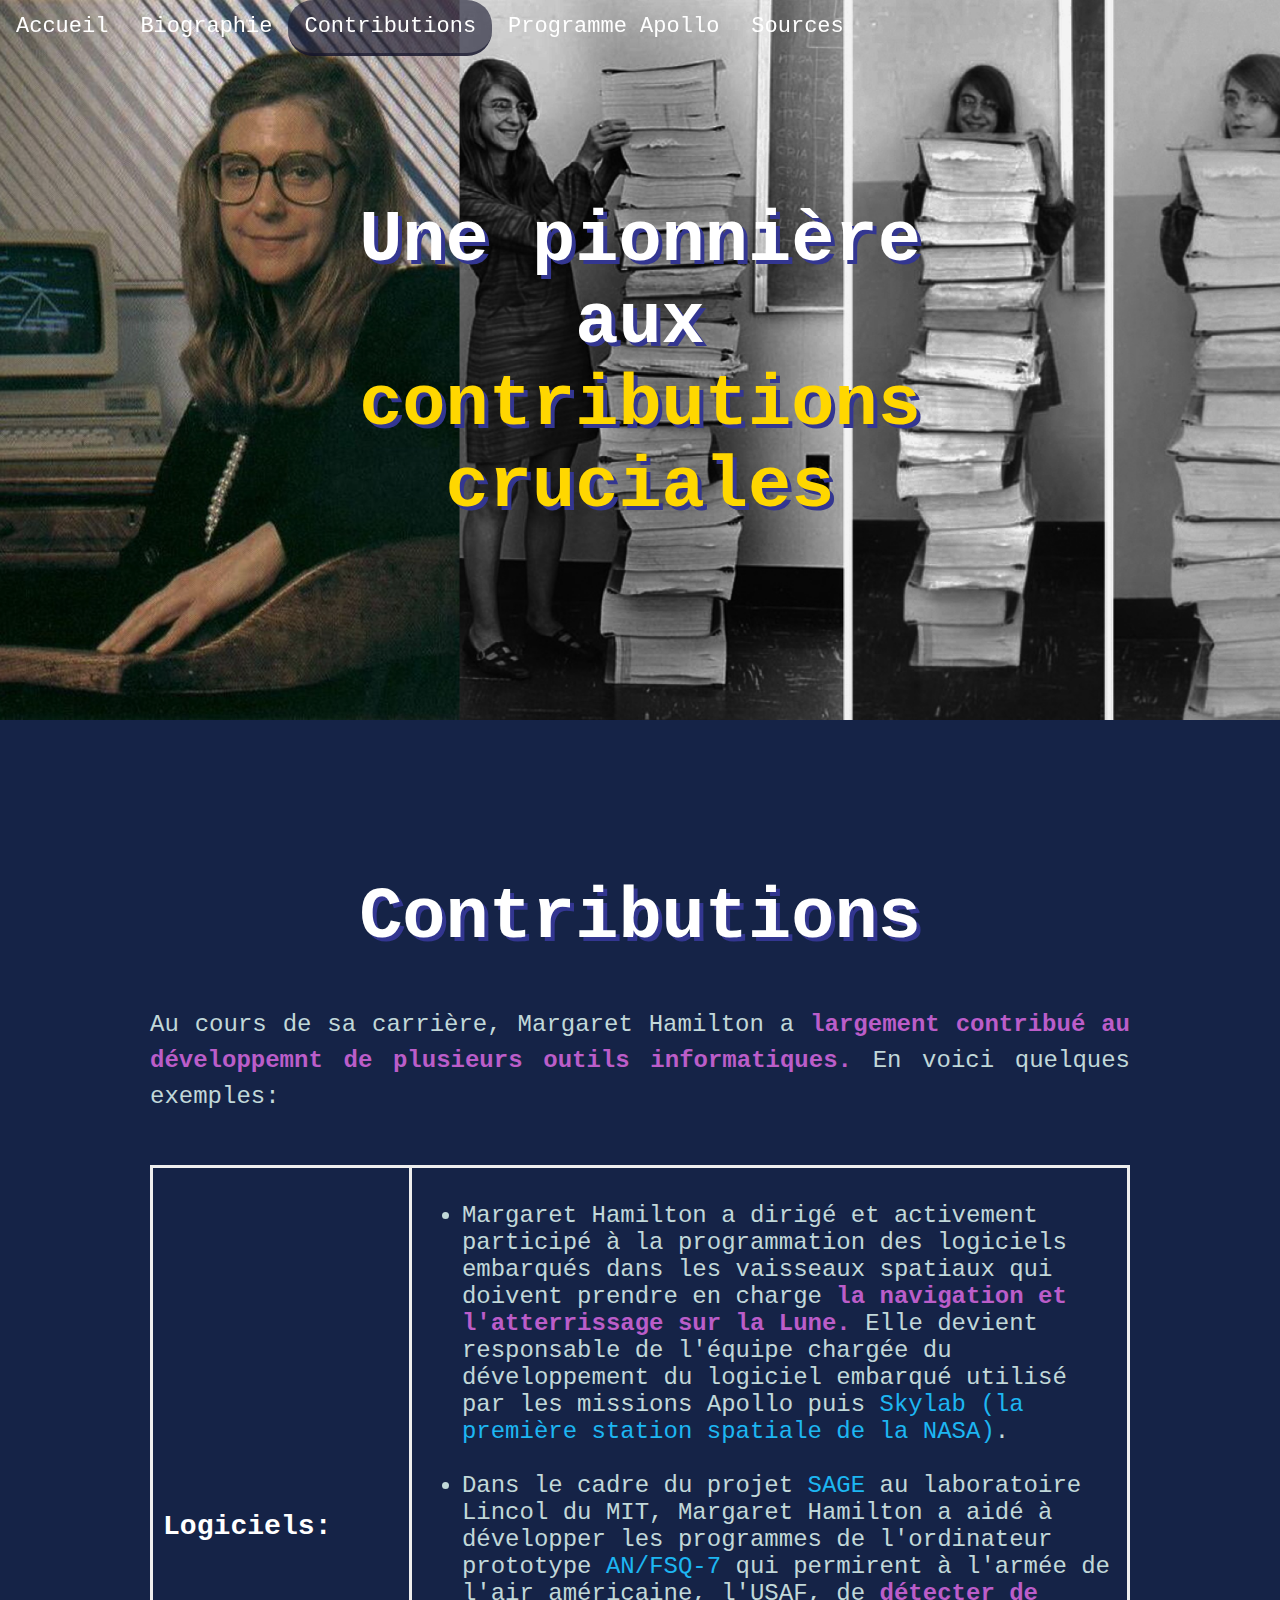
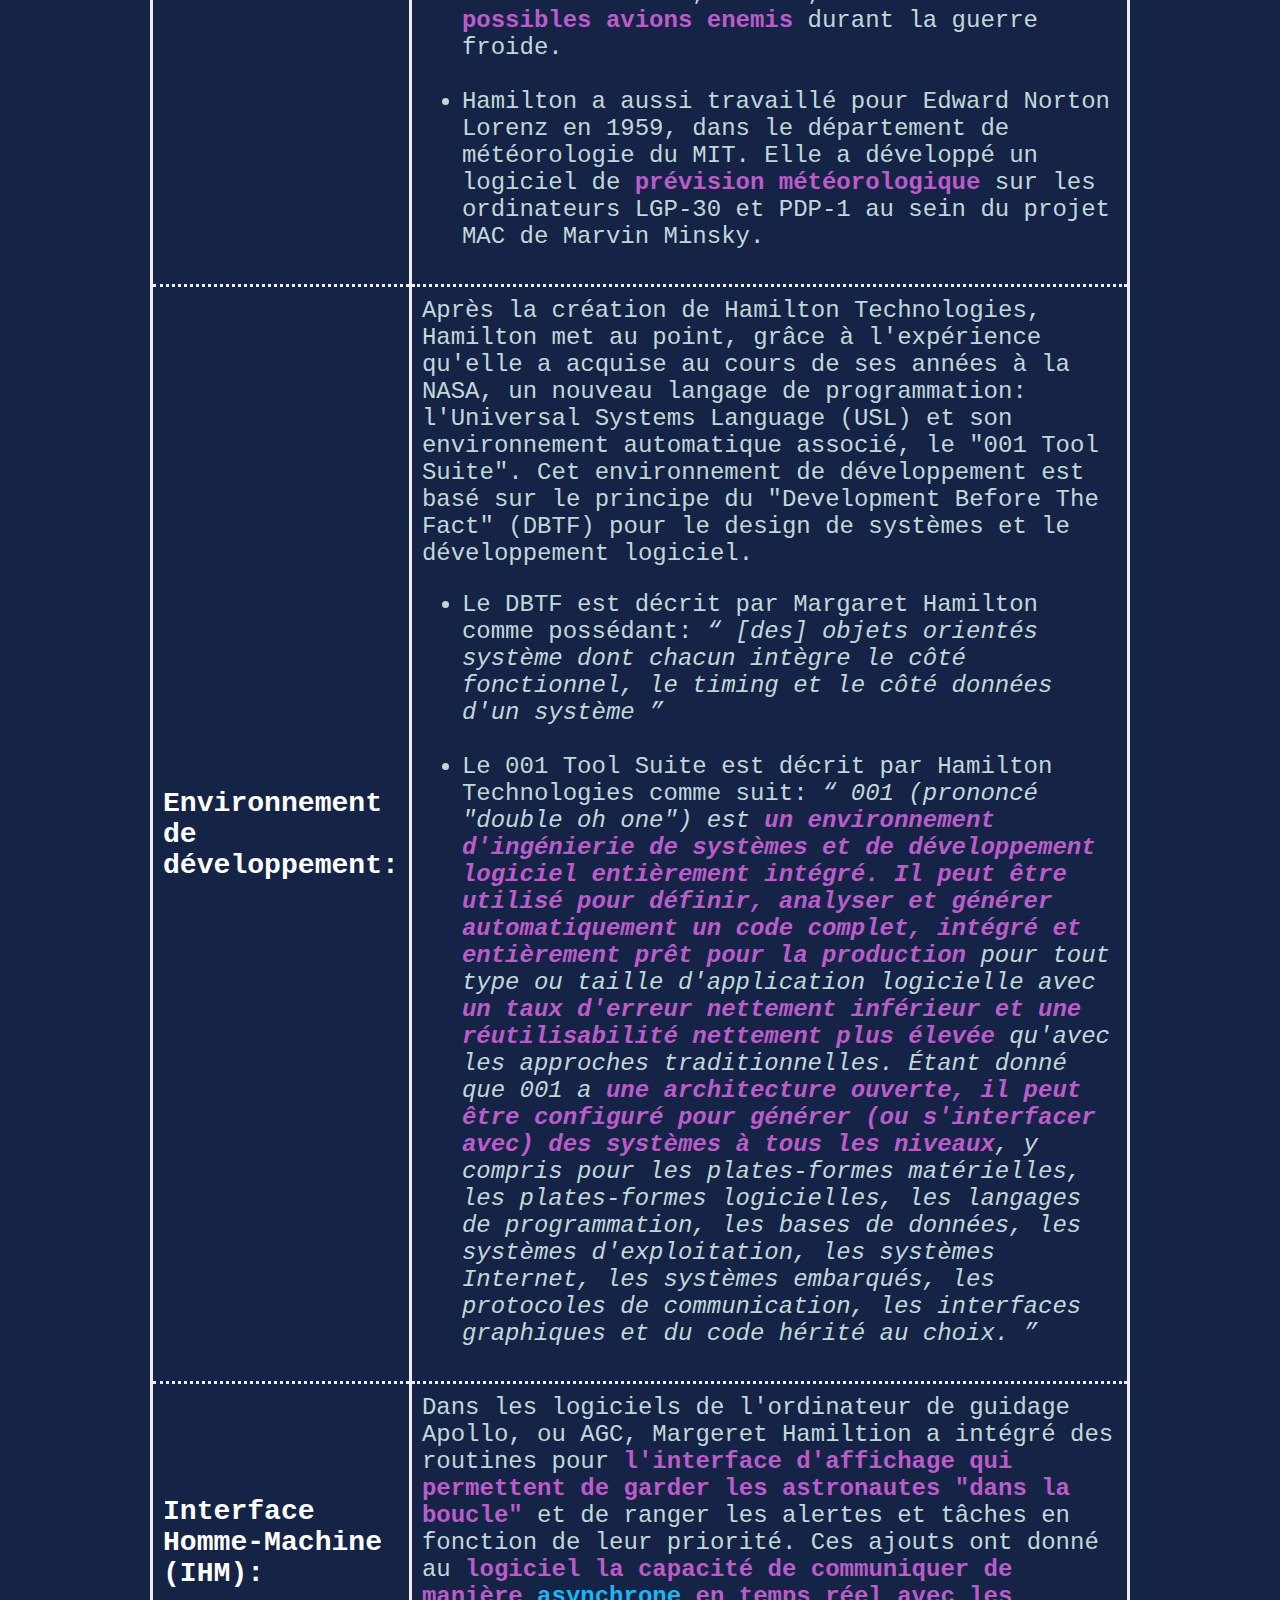
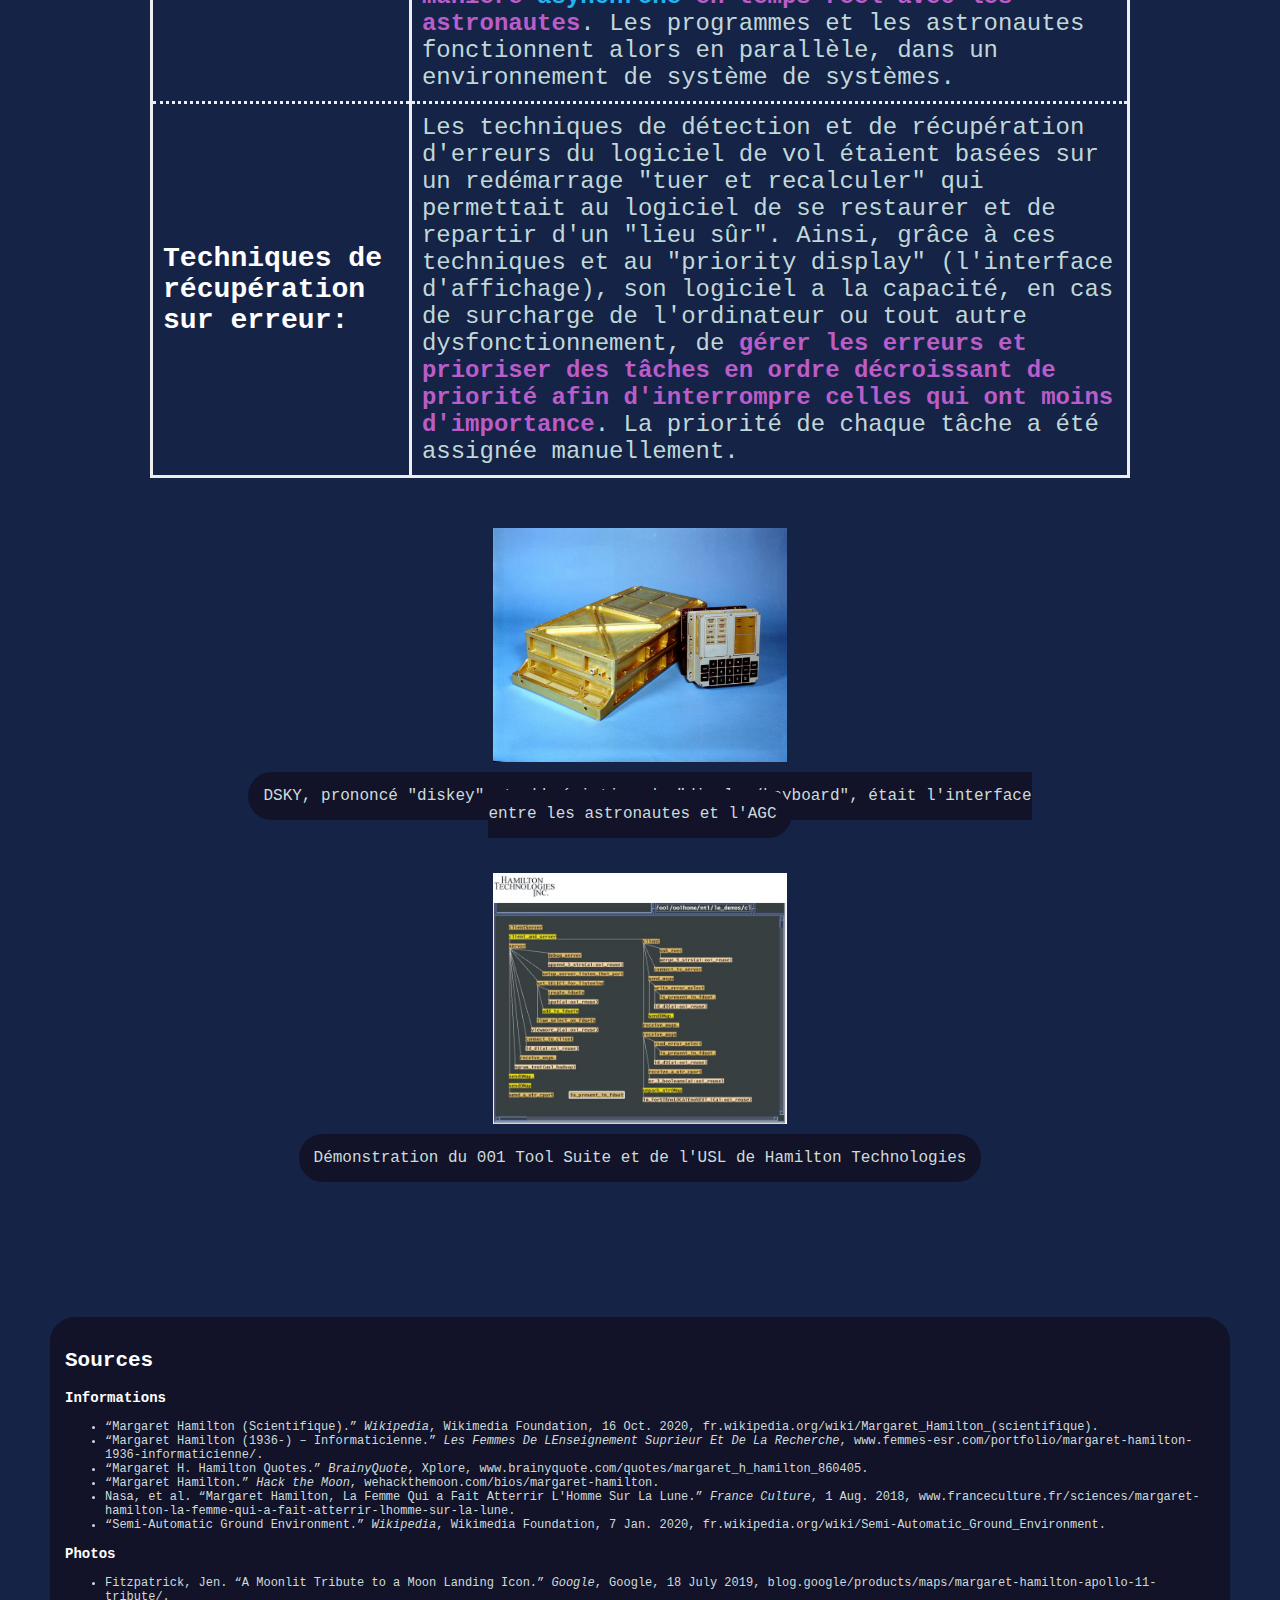
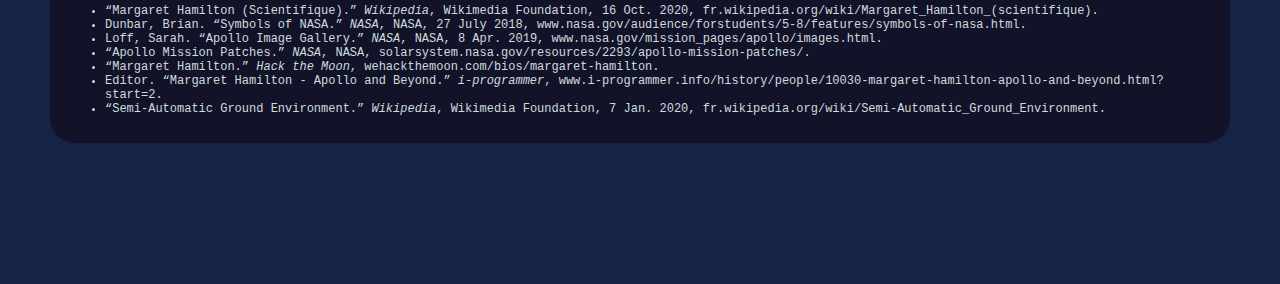
<file: contributions.html>
<!DOCTYPE html>
<html>
	<head>
		<meta charset="utf-8">
    <meta name="viewport" content="width=device-width">
		<title>Les Pionniers de l'Informatique: Margaret Hamilton</title>
		<link rel="icon" type="image/png" href="images/apollo_favicon.png"/>
    <link rel="stylesheet" href="styles/style.css">
    <script type="text/javascript" src="scripts/main.js"></script>
	</head>
	<body>
		<!-- Barre de navigation -->
		<div id="menu">
			<ul id="menu_list">
			  <li><a href="index.html#front_page">Accueil</a></li>
			  <li><a href="biography.html#front_page">Biographie</a></li>
			  <li><a class="active" href="#front_page">Contributions</a></li>
				<li><a href="apollo.html#front_page">Programme Apollo</a></li>
				<li><a href="index.html#sources">Sources</a></li>
			<ul>
		</div>
		<div id="front_page">
			<img src="images/collage.png" alt="Photos de Margaret Hamilton" style="width: 100%;">
			<div id="main_title">
				<h1>Une pionnière aux<br> <span style="color: gold">contributions cruciales</span></h1>
			</div>
		</div>
		<div style="margin: 150px">
			<h1>Contributions</h1>
			<p>Au cours de sa carrière, Margaret Hamilton a <strong>largement contribué au développemnt de plusieurs outils informatiques.</strong> En voici quelques exemples:</p>

			<table>
				<tr>
					<th><h3>Logiciels:</h3></th>
					<td>
						<ul>
							<li>
								Margaret Hamilton a dirigé et activement participé à la programmation des logiciels embarqués dans les vaisseaux spatiaux qui doivent prendre en charge <strong>la navigation et l'atterrissage sur la Lune.</strong>
								Elle devient responsable de l'équipe chargée du développement du logiciel embarqué utilisé par les missions Apollo puis <a href=https://fr.wikipedia.org/wiki/Skylab><span>Skylab (la première station spatiale de la NASA)</span></a>.
							</li>
							<br>
							<li>
								Dans le cadre du projet <a href="https://fr.wikipedia.org/wiki/Semi-Automatic_Ground_Environment"><span>SAGE</span></a> au laboratoire Lincol du MIT,
								Margaret Hamilton a aidé à développer les programmes de l'ordinateur prototype <a href"https://en.wikipedia.org/wiki/AN/FSQ-7_Combat_Direction_Central"><span>AN/FSQ-7</span></a> qui permirent
								à l'armée de l'air américaine, l'USAF, de <strong>détecter de possibles avions enemis</strong> durant la guerre froide.
							</li>
							<br>
							<li>
								Hamilton a aussi travaillé pour Edward Norton Lorenz en 1959, dans le département de météorologie du MIT.
								Elle a développé un logiciel de <strong>prévision météorologique</strong> sur les ordinateurs LGP-30 et PDP-1 au sein du projet MAC de Marvin Minsky.
							</li>
						</ul>
					</td>
				</tr>
				<tr>
					<th><h3>Environnement de développement:</h3></th>
					<td>
						Après la création de Hamilton Technologies, Hamilton met au point, grâce à l'expérience qu'elle a acquise au cours de ses années à la NASA, un nouveau langage de programmation: l'Universal Systems Language (USL) et son environnement automatique associé, le "001 Tool Suite".
						Cet environnement de développement est basé sur le principe du "Development Before The Fact" (DBTF) pour le design de systèmes et le développement logiciel.
						<br>
						<ul>
							<li> Le DBTF est décrit par Margaret Hamilton comme possédant:
								<q>
									[des] objets orientés système dont chacun intègre le côté fonctionnel, le timing et le côté données d'un système
								</q>
							</li>
							<br>
							<li> Le 001 Tool Suite est décrit par Hamilton Technologies comme suit:
								<q>
									001 (prononcé "double oh one") est <strong>un environnement d'ingénierie de systèmes et de développement logiciel entièrement intégré.</strong>
									<strong>Il peut être utilisé pour définir, analyser et générer automatiquement un code complet, intégré et entièrement prêt pour la production</strong> pour tout type ou taille d'application logicielle avec <strong>un taux d'erreur nettement inférieur et une réutilisabilité nettement plus élevée</strong> qu'avec les approches traditionnelles.
									Étant donné que 001 a <strong>une architecture ouverte, il peut être configuré pour générer (ou s'interfacer avec) des systèmes à tous les niveaux</strong>, y compris pour les plates-formes matérielles, les plates-formes logicielles,
									les langages de programmation, les bases de données, les systèmes d'exploitation, les systèmes Internet, les systèmes embarqués, les protocoles de communication, les interfaces graphiques et du code hérité au choix.
								</q>
							</li>
						</ul>
					</td>
				</tr>
				<tr>
					<th><h3>Interface Homme-Machine (IHM):</h3></th>
					<td>
						Dans les logiciels de l'ordinateur de guidage Apollo, ou AGC,
						Margeret Hamiltion a intégré des routines pour <strong>l'interface d'affichage qui permettent de garder les astronautes "dans la boucle"</strong>
						et de ranger les alertes et tâches en fonction de leur priorité.
						Ces ajouts ont donné au <strong>logiciel la capacité de communiquer de manière <a href="https://fr.wikipedia.org/wiki/Asynchronisme"><span>asynchrone</span></a> en temps réel avec les astronautes</strong>.
						Les programmes et les astronautes fonctionnent alors en parallèle, dans un environnement de système de systèmes.</td>
				</tr>
				<tr>
					<th><h3>Techniques de récupération sur erreur:</h3></th>
					<td>
						Les techniques de détection et de récupération d'erreurs du logiciel de vol étaient basées sur un redémarrage "tuer et recalculer" qui permettait au logiciel de se restaurer et de repartir d'un "lieu sûr".
						Ainsi, grâce à ces techniques et au "priority display" (l'interface d'affichage), son logiciel a la capacité, en cas de surcharge de l'ordinateur ou tout autre dysfonctionnement,
						de <strong>gérer les erreurs et prioriser des tâches en ordre décroissant de priorité afin d'interrompre celles qui ont moins d'importance</strong>.
						La priorité de chaque tâche a été assignée manuellement.
					</td>
				</tr>
			</table>
			<div>
				<img src="images/DSKY.jpg" alt="DSKY" class="center" style="width: 30%;">
				<figcaption class="underline_elem"><span class="box">DSKY, prononcé "diskey" et abbréviation de "display/keyboard", était l'interface entre les astronautes et l'AGC</span></figcaption>
				<img src="images/HT001demo.jpg" alt="Demo USL/001 Tool Suite" class="center" style="width: 30%;">
				<figcaption class="underline_elem"><span class="box">Démonstration du 001 Tool Suite et de l'USL de Hamilton Technologies</span></figcaption>
			</div>
		</div>
		<div id="sources" class="box" style="margin: 50px">
			<h2>Sources</h2>
			<h3>Informations</h3>
			<ul>
				<a href="https://fr.wikipedia.org/wiki/Margaret_Hamilton_(scientifique)">
					<li>“Margaret Hamilton (Scientifique).” <i>Wikipedia</i>, Wikimedia Foundation, 16 Oct. 2020, fr.wikipedia.org/wiki/Margaret_Hamilton_(scientifique).</li>
				</a>
				<a href="https://www.femmes-esr.com/portfolio/margaret-hamilton-1936-informaticienne/">
					<li>“Margaret Hamilton (1936-) – Informaticienne.” <i>Les Femmes De LEnseignement Suprieur Et De La Recherche</i>, www.femmes-esr.com/portfolio/margaret-hamilton-1936-informaticienne/. </li>
				</a>
				<a href="https://www.brainyquote.com/quotes/margaret_h_hamilton_860405">
					<li>“Margaret H. Hamilton Quotes.” <i>BrainyQuote</i>, Xplore, www.brainyquote.com/quotes/margaret_h_hamilton_860405.</li>
				</a>
				<a href="https://www.wehackthemoon.com/bios/margaret-hamilton">
					<li>“Margaret Hamilton.” <i>Hack the Moon</i>, wehackthemoon.com/bios/margaret-hamilton.</li>
				</a>
				<a href="https://www.franceculture.fr/sciences/margaret-hamilton-la-femme-qui-a-fait-atterrir-lhomme-sur-la-lune">
					<li>Nasa, et al. “Margaret Hamilton, La Femme Qui a Fait Atterrir L'Homme Sur La Lune.” <i>France Culture</i>, 1 Aug. 2018, www.franceculture.fr/sciences/margaret-hamilton-la-femme-qui-a-fait-atterrir-lhomme-sur-la-lune.</li>
				</a>
				<a href="https://www.fr.wikipedia.org/wiki/Semi-Automatic_Ground_Environment">
					<li>“Semi-Automatic Ground Environment.” <i>Wikipedia</i>, Wikimedia Foundation, 7 Jan. 2020, fr.wikipedia.org/wiki/Semi-Automatic_Ground_Environment.</li>
				</a>
			</ul>
			<h3>Photos</h3>
			<ul>
				<a href="https://blog.google/products/maps/margaret-hamilton-apollo-11-tribute/">
					<li>Fitzpatrick, Jen. “A Moonlit Tribute to a Moon Landing Icon.” <i>Google</i>, Google, 18 July 2019, blog.google/products/maps/margaret-hamilton-apollo-11-tribute/.</li>
				</a>
				<a href="https://fr.wikipedia.org/wiki/Margaret_Hamilton_(scientifique)">
					<li>“Margaret Hamilton (Scientifique).” <i>Wikipedia</i>, Wikimedia Foundation, 16 Oct. 2020, fr.wikipedia.org/wiki/Margaret_Hamilton_(scientifique).</li>
				</a>
				<a href="https://www.nasa.gov/audience/forstudents/5-8/features/symbols-of-nasa.html">
					<li>Dunbar, Brian. “Symbols of NASA.” <i>NASA</i>, NASA, 27 July 2018, www.nasa.gov/audience/forstudents/5-8/features/symbols-of-nasa.html.</li>
				</a>
				<a href="https://www.nasa.gov/mission_pages/apollo/images.html">
					<li>Loff, Sarah. “Apollo Image Gallery.” <i>NASA</i>, NASA, 8 Apr. 2019, www.nasa.gov/mission_pages/apollo/images.html.</li>
				</a>
				<a href="https://solarsystem.nasa.gov/resources/2293/apollo-mission-patches/">
					<li>“Apollo Mission Patches.” <i>NASA</i>, NASA, solarsystem.nasa.gov/resources/2293/apollo-mission-patches/.</li>
				</a>
				<a href="https://www.wehackthemoon.com/bios/margaret-hamilton">
					<li>“Margaret Hamilton.” <i>Hack the Moon</i>, wehackthemoon.com/bios/margaret-hamilton.</li>
				</a>
				<a href="https://www.i-programmer.info/history/people/10030-margaret-hamilton-apollo-and-beyond.html?start=2">
					<li>Editor. “Margaret Hamilton - Apollo and Beyond.” <i>i-programmer</i>, www.i-programmer.info/history/people/10030-margaret-hamilton-apollo-and-beyond.html?start=2.</li>
				</a>
				<a href="https://www.fr.wikipedia.org/wiki/Semi-Automatic_Ground_Environment">
					<li>“Semi-Automatic Ground Environment.” <i>Wikipedia</i>, Wikimedia Foundation, 7 Jan. 2020, fr.wikipedia.org/wiki/Semi-Automatic_Ground_Environment.</li>
				</a>
			</ul>
		</div>
	</body>
</html>
</file>
<file: styles/style.css>
body {
  margin: 0;
  background-color: #152347;
  font-family: Consolas, monospace;
  color: #c1d8d9;
  font-size: 24px;
}

p {
  line-height: 150%;
  text-align: justify;
}

h1 {
  text-align: center;
  font-size: 3em;
  color: white;
  text-shadow: 4px 4px #333691;
}

h2 {
  font-size: 1.75em;
  color: white;
}

h3 {
  color: white;
}

a {
  color: #1db6f2;
  text-decoration: none;
}

a :hover{
  text-decoration: underline;
}

div[id=image] > a :hover {
  text-decoration: none;
}

blockquote {
  font-family: "Courier New", momospace;
  font-style: italic;
  font-size: 28px;
}

blockquote .big_quotes {
  font-weight: bold;
  font-size: 36px;
  text-shadow: 2px 2px #204fa1;
}

q {
  font-style: italic;
}

figcaption {
  font-family: Consolas, monospace;
  font-size: 16px;
  color: #cedbdc;
  margin: 25px 75px 50px 75px;
  text-align: center;
}

strong {
  color: #bb5dc9;
}

table {
  width: 100%;
  border: 3px solid #eeeeee;
  margin-top: 50px;
  margin-bottom: 50px;
}

th {
  border: dotted 3px #eeeeee;
  border-right: solid 3px #eeeeee;
  text-align: left;
  width: 20%;
  padding: 10px;
}

td {
  border: dotted 3px #eeeeee;
  border-left: solid 3px #eeeeee;
  text-align: left;
  padding: 10px;
}

table, th, td {
  border-collapse: collapse;
}

.menu-transparent {
  background: transparent;
}

.menu-colored {
  animation: color 10s infinite;
}

.center {
  display: block;
  margin-left: auto;
  margin-right: auto;
}

.box {
  padding: 15px;
  background: #121329;
  border-radius: 25px;
}

.underline_elem :hover {
  border-bottom: solid 3px gold;
}

.flex-container {
    display: flex;
    align-items: center;
}

.flex-child {
    flex: 1;
    text-align: center;
}

#menu {
  z-index: 1;
  position: absolute;
}

#menu ul {
  list-style-type: none;
  margin: 0;
  padding: 0;
  overflow: hidden;
  position: fixed;
  top: 0;
  width: 100%;
  font-size: 22px;
}

#menu li {
  float: left;
}

#menu li a {
  display: block;
  color: white;
  text-align: center;
  border-radius: 25px;
  padding: 14px 16px;
}

#menu li a:hover:not(.active) {
  border-bottom: solid 3px gold;
}

#menu .active {
  background-color: rgba(18, 19, 41, 0.6);
  border-bottom: solid 3px rgba(18, 19, 41, 0.6);
}

#front_page {
  position: relative;
  text-align: center;
  color: white;
}

#main_title {
  position: absolute;
  top: 50%;
  left: 50%;
  transform: translate(-50%, -50%);
  animation: slidein 2s, fadein 2s;
  animation-delay: 1s;
  -moz-animation: slidein 2s, fadein 2s; /* Firefox */
  -webkit-animation: slidein 2s, fadein 2s; /* Safari and Chrome */
  -o-animation: slidein 2s, fadein 2s; /* Opera */
}

#sources {
  font-size: 12px;
}

#sources a {
  color: #cedbdc;
}

#sources a :hover {
  color: #1db6f2;
}

@keyframes color {
  0% {
    background: rgba(25,44,133,1);
  }
  25% {
    background: rgba(105,28,127,1);
  }
  50% {
    background: rgba(115,31,97,1);
  }
  75% {
    background: rgba(105,28,127,1);
  }
  100% {
    background: rgba(25,44,133,1);
  }
}

@keyframes slidein {
  from {
    top: 80%;
  }
  to {
    top: 50%;
  }
}

@keyframes fadein {
  from {
    opacity: 0;
  }
  to {
    opacity: 1;
  }
}
</file>
